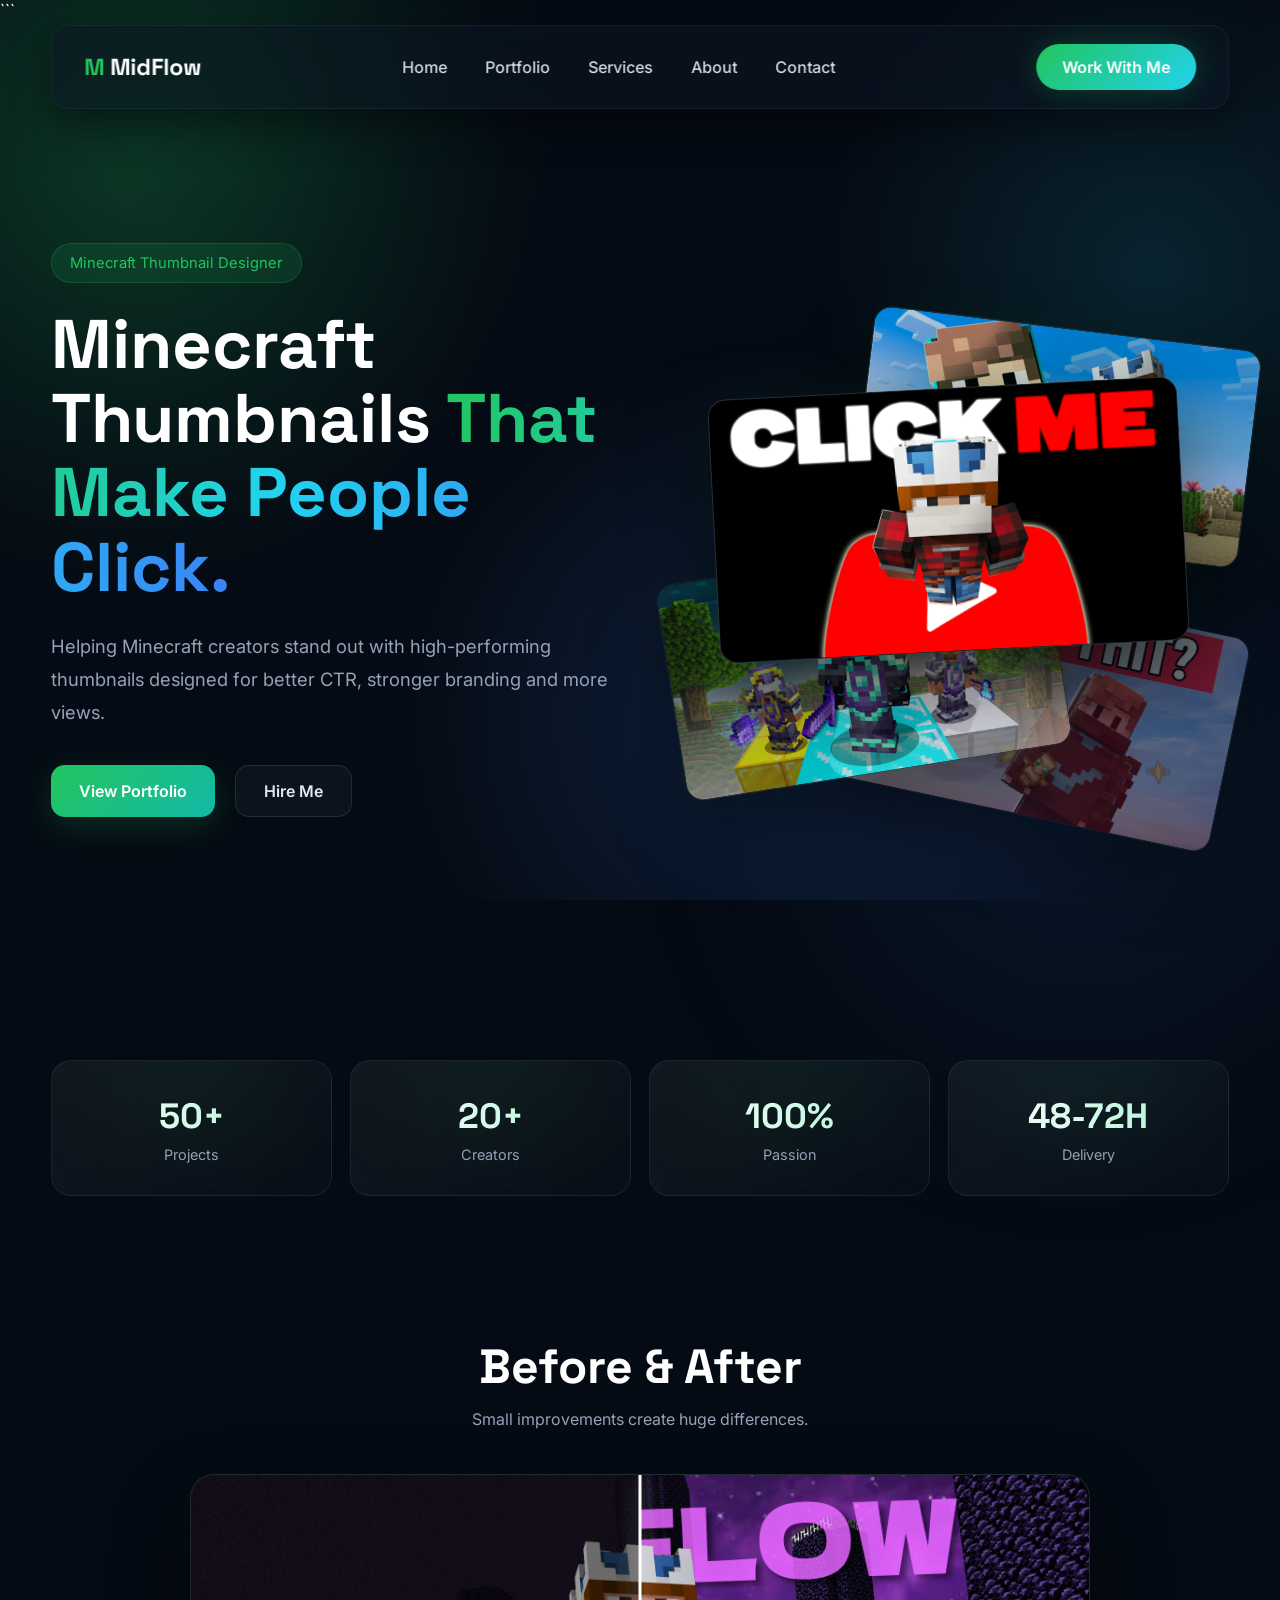
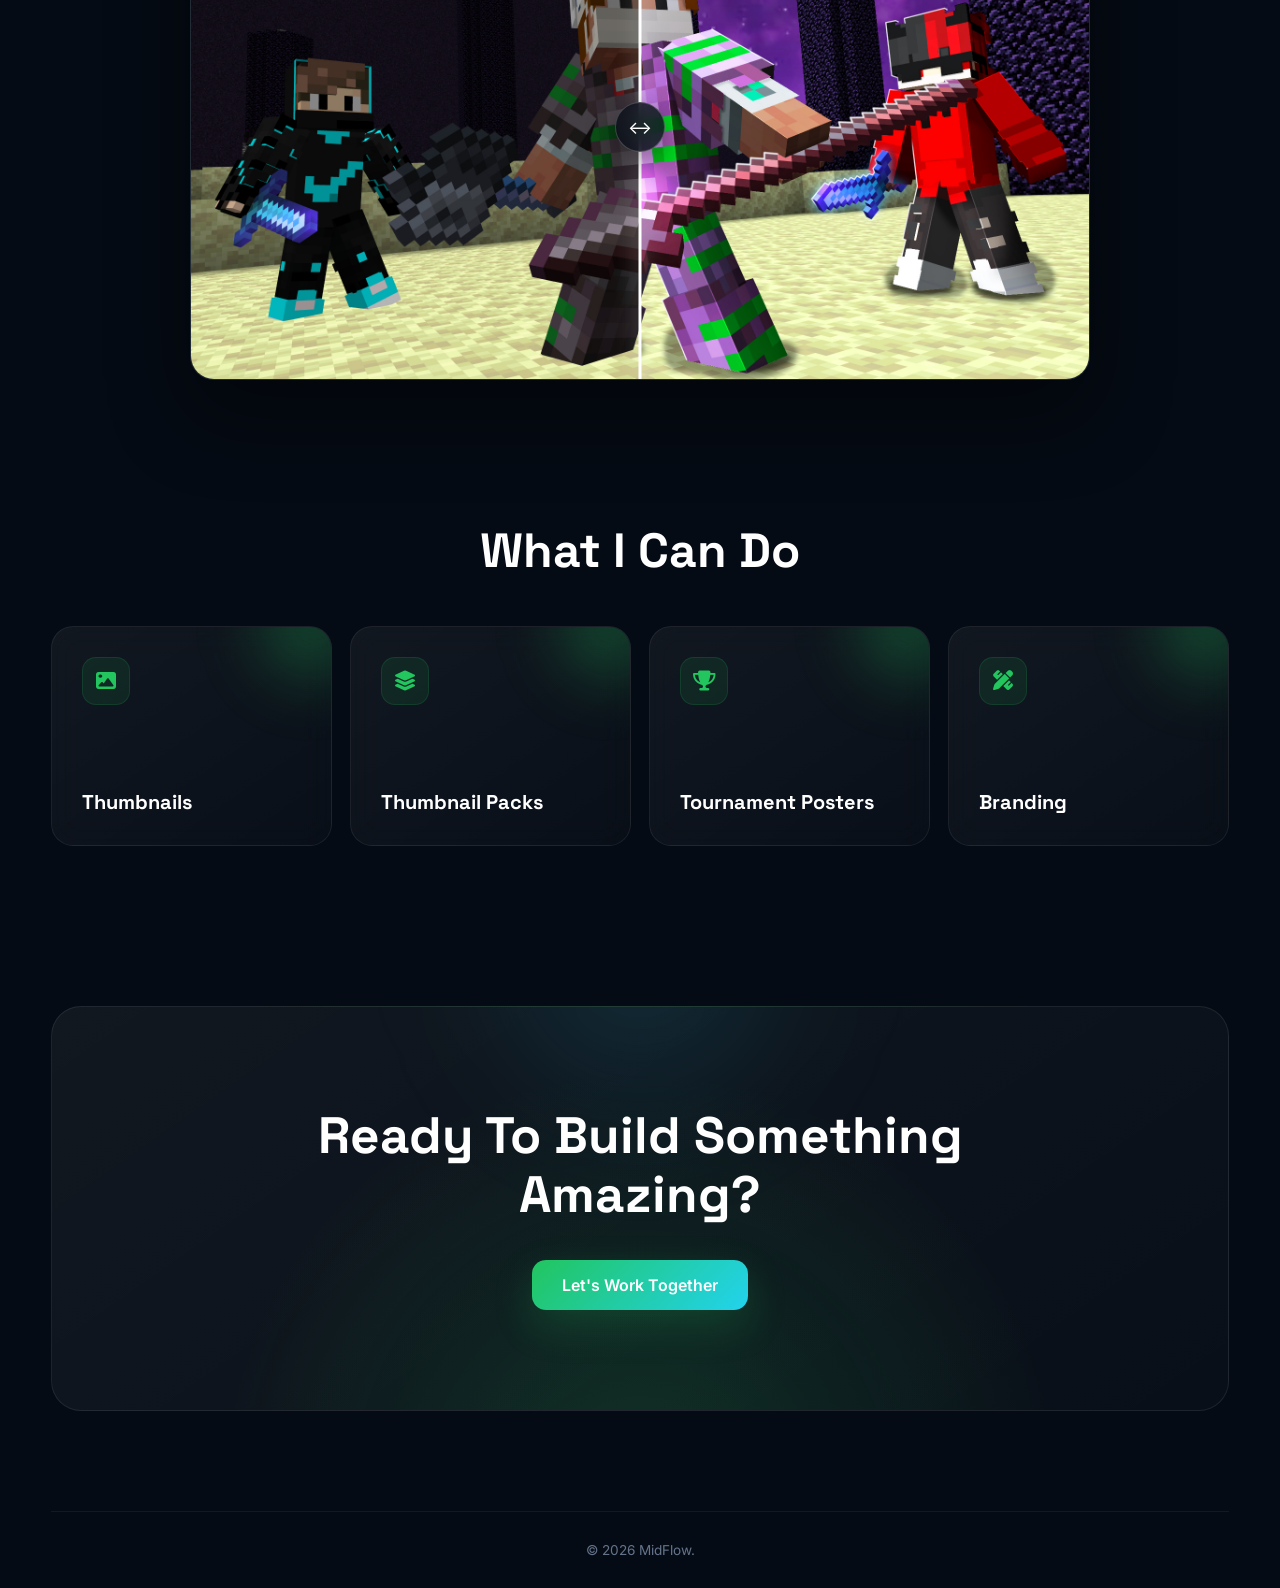
<file: index.html>
<!DOCTYPE html>
<html lang="en">

<head>
    <meta charset="UTF-8">
    <meta name="viewport" content="width=device-width, initial-scale=1.0">

    <title>MidFlow | Minecraft Thumbnail Designer</title>

    <meta name="description"
        content="Professional Minecraft thumbnails that increase clicks and help creators stand out.">

    <!-- Fonts -->
    <link rel="preconnect" href="https://fonts.googleapis.com">
    <link rel="preconnect" href="https://fonts.gstatic.com" crossorigin>

    <link href="https://fonts.googleapis.com/css2?family=Space+Grotesk:wght@400;500;700&family=Inter:wght@300;400;500;600&display=swap"
        rel="stylesheet">

    <!-- Icons -->
    <link rel="stylesheet"
        href="https://cdnjs.cloudflare.com/ajax/libs/font-awesome/6.7.2/css/all.min.css">

    <!-- CSS -->
    <link rel="stylesheet" href="css/style.css">
    <link rel="stylesheet" href="css/animations.css">
    <link rel="stylesheet" href="css/responsive.css">
</head>

<body>

    <!-- Background -->
    <div class="gradient-bg"></div>
    <div class="noise"></div>

    <!-- =================================================
        NAVBAR
    ================================================== -->

    <nav>

        <!-- Logo -->

        <a
            href="index.html"
            class="logo"
        >

            <span>M</span> MidFlow

        </a>


        <!-- Desktop Navigation -->

        <ul class="desktop-nav">

            <li>
                <a href="index.html">
                    Home
                </a>
            </li>

            <li>
                <a href="portfolio.html">
                    Portfolio
                </a>
            </li>

            <li>
                <a href="services.html">
                    Services
                </a>
            </li>

            <li>
                <a href="about.html">
                    About
                </a>
            </li>

            <li>
                <a href="contact.html">
                    Contact
                </a>
            </li>

        </ul>


        <!-- Desktop CTA -->

        <a
            href="contact.html"
            class="hire-btn"
        >
            Work With Me
        </a>


        <!-- Mobile Menu Button -->

        <button
            class="mobile-menu-btn"
            id="mobileMenuBtn"
            aria-label="Open navigation"
            aria-expanded="false"
        >

            <span></span>
            <span></span>
            <span></span>

        </button>

    </nav>


    <!-- =================================================
        MOBILE NAVIGATION
    ================================================== -->

    <div
        class="mobile-nav"
        id="mobileNav"
    >

        <a href="index.html">
            Home
        </a>

        <a href="portfolio.html">
            Portfolio
        </a>

        <a href="services.html">
            Services
        </a>

        <a href="about.html">
            About
        </a>

        <a href="contact.html">
            Contact
        </a>


        <a
            href="contact.html"
            class="mobile-nav-cta"
        >

            Work With Me
            <span>→</span>

        </a>

    </div>
    ```


    <!-- HERO -->

    <section class="hero">

        <div class="hero-left">

            <span class="badge">

                Minecraft Thumbnail Designer

            </span>

            <h1>

                Minecraft Thumbnails

                <span>

                    That Make People Click.

                </span>

            </h1>

            <p>

                Helping Minecraft creators stand out with
                high-performing thumbnails designed for
                better CTR, stronger branding and more views.

            </p>

            <div class="hero-buttons">

                <a href="portfolio.html" class="primary">

                    View Portfolio

                </a>

                <a href="contact.html" class="secondary">

                    Hire Me

                </a>

            </div>

        </div>



        <div class="hero-right">

            <div class="thumb big">

                <img src="assets/thumbnails/thumb1.jpg">

            </div>

            <div class="thumb">

                <img src="assets/thumbnails/thumb2.jpg">

            </div>

            <div class="thumb">

                <img src="assets/thumbnails/thumb3.jpg">

            </div>

            <div class="thumb">

                <img src="assets/thumbnails/thumb4.jpg">

            </div>

        </div>

    </section>



    <!-- STATS -->

    <section class="stats">

        <div class="stat">

            <h2>50+</h2>

            <p>Projects</p>

        </div>

        <div class="stat">

            <h2>20+</h2>

            <p>Creators</p>

        </div>

        <div class="stat">

            <h2>100%</h2>

            <p>Passion</p>

        </div>

        <div class="stat">

            <h2>48-72H</h2>

            <p>Delivery</p>

        </div>

    </section>



    <!-- BEFORE AFTER -->

    <section class="before-after">

        <h2>

            Before & After

        </h2>

        <p>

            Small improvements create huge differences.

        </p>

        <div class="comparison">

            <img src="assets/before-after/before.jpg">

            <img src="assets/before-after/after.jpg">

        </div>

    </section>



    <!-- SERVICES -->

    <section class="services">

        <h2>

            What I Can Do

        </h2>

        <div class="cards">

            <div class="card">

                <i class="fa-solid fa-image"></i>

                <h3>

                    Thumbnails

                </h3>

            </div>

            <div class="card">

                <i class="fa-solid fa-layer-group"></i>

                <h3>

                    Thumbnail Packs

                </h3>

            </div>

            <div class="card">

                <i class="fa-solid fa-trophy"></i>

                <h3>

                    Tournament Posters

                </h3>

            </div>

            <div class="card">

                <i class="fa-solid fa-pen-ruler"></i>

                <h3>

                    Branding

                </h3>

            </div>

        </div>

    </section>



    <!-- CONTACT CTA -->

    <section class="cta">

        <h2>

            Ready To Build Something Amazing?

        </h2>

        <a href="contact.html">

            Let's Work Together

        </a>

    </section>



    <!-- FOOTER -->

    <footer>

        © 2026 MidFlow.

    </footer>



    <!-- JS -->

    <script src="js/script.js"></script>

</body>

</html>
</file>
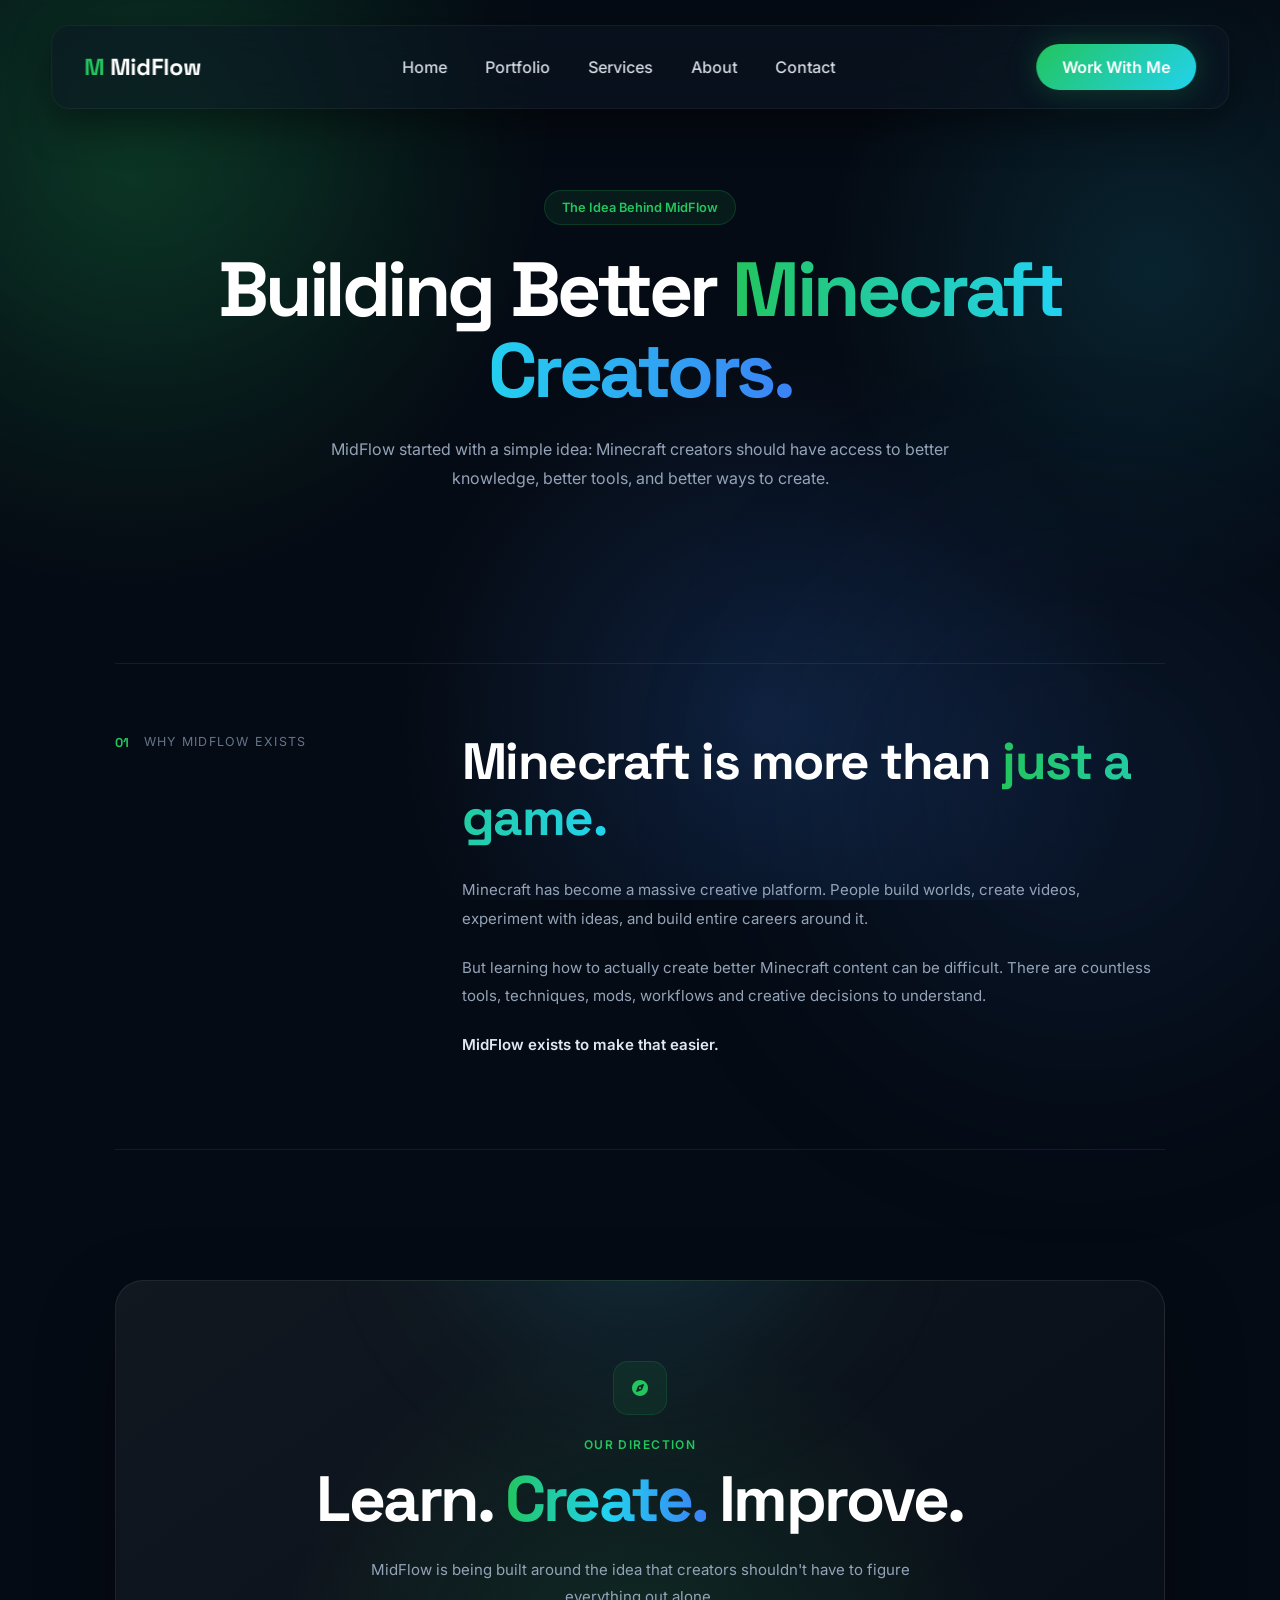
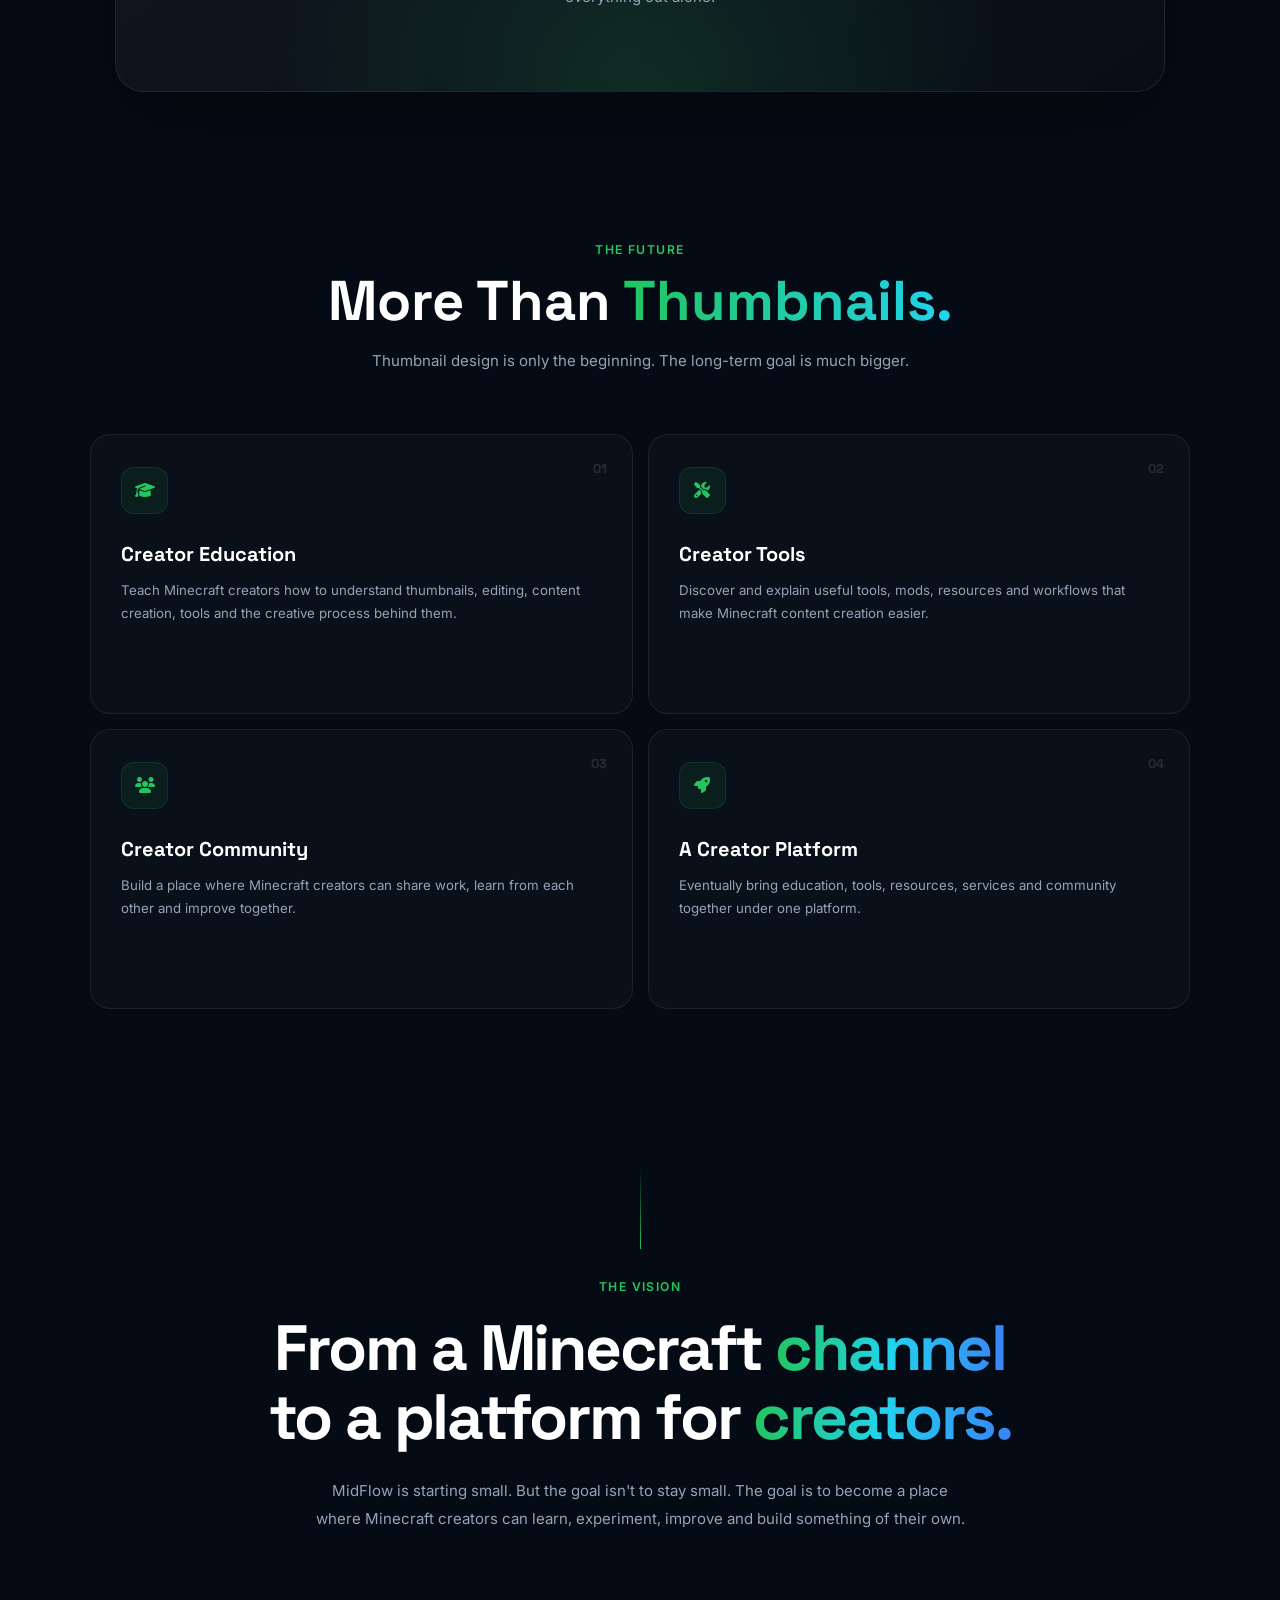
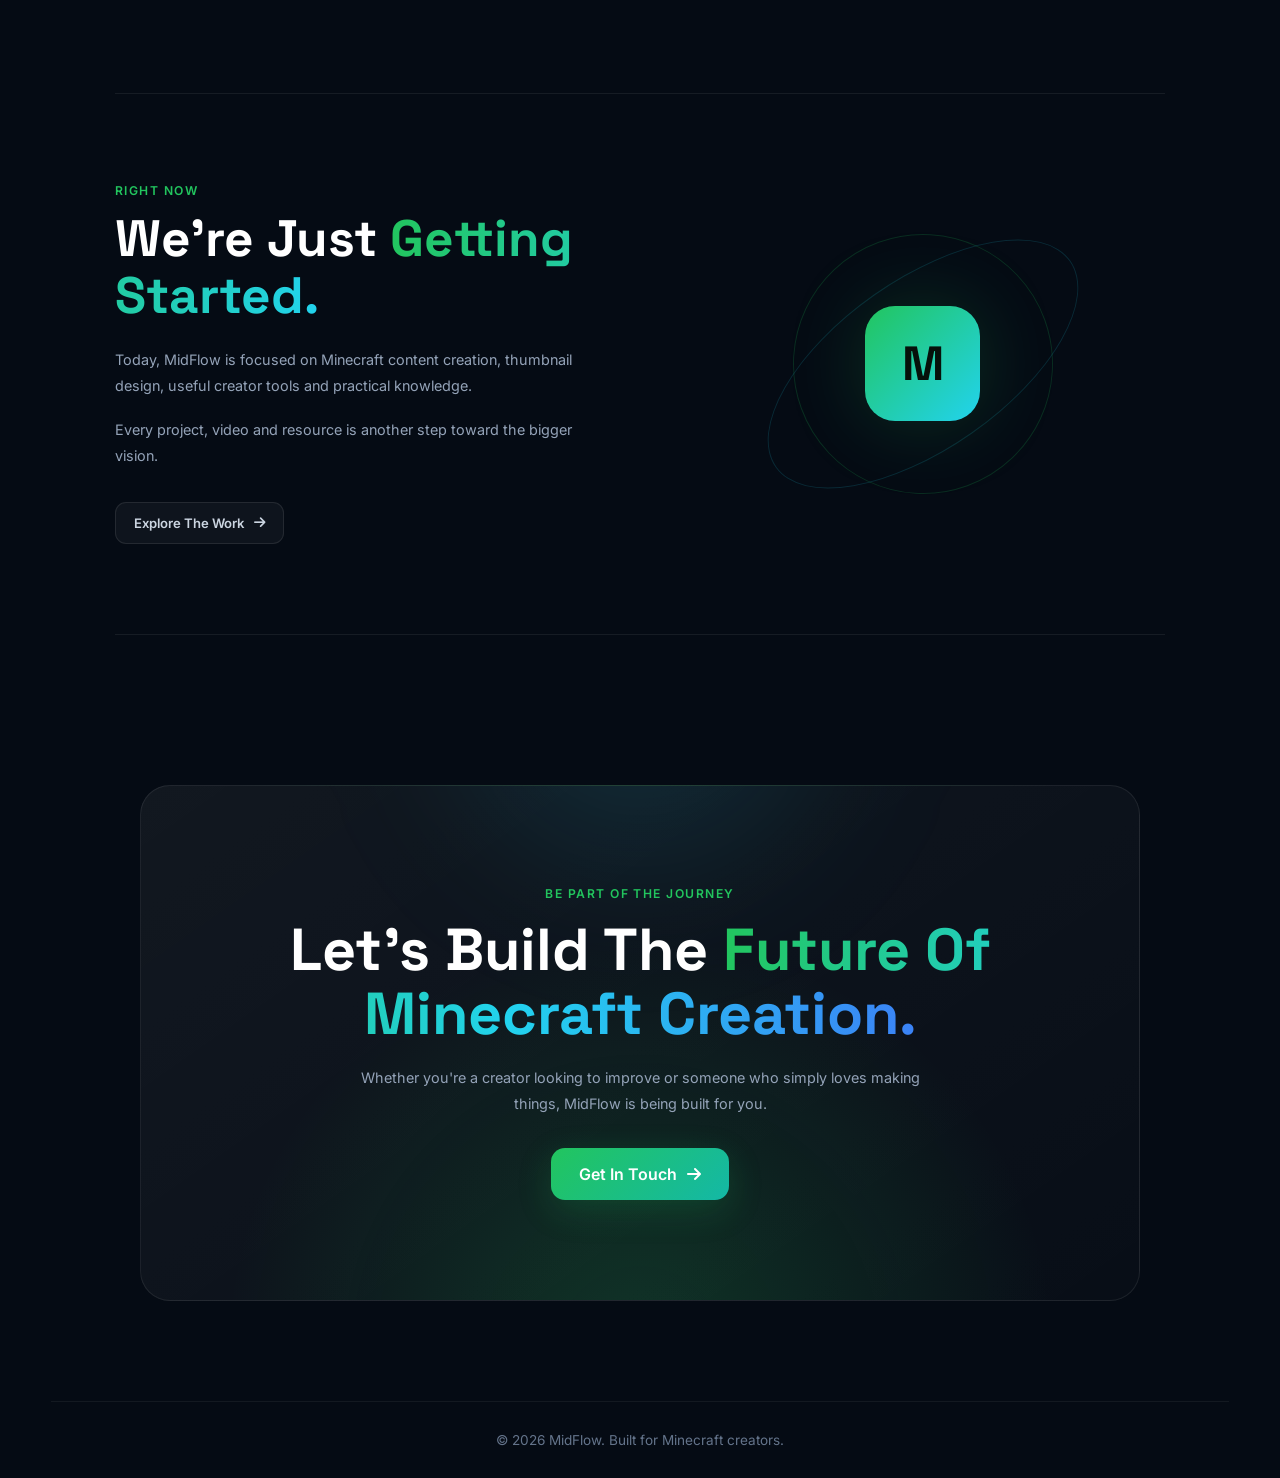
<file: about.html>
<!DOCTYPE html>
<html lang="en">

<head>

    <meta charset="UTF-8">

    <meta
        name="viewport"
        content="width=device-width, initial-scale=1.0"
    >

    <title>About | MidFlow</title>

    <meta
        name="description"
        content="Learn about MidFlow and its vision to become a creator education platform for Minecraft creators."
    >

    <!-- Fonts -->

    <link rel="preconnect" href="https://fonts.googleapis.com">

    <link
        rel="preconnect"
        href="https://fonts.gstatic.com"
        crossorigin
    >

    <link
        href="https://fonts.googleapis.com/css2?family=Space+Grotesk:wght@400;500;600;700&family=Inter:wght@300;400;500;600;700&display=swap"
        rel="stylesheet"
    >

    <!-- Icons -->

    <link
        rel="stylesheet"
        href="https://cdnjs.cloudflare.com/ajax/libs/font-awesome/6.7.2/css/all.min.css"
    >

    <!-- Main CSS -->

    <link rel="stylesheet" href="css/style.css">

    <link rel="stylesheet" href="css/animations.css">

    <link rel="stylesheet" href="css/responsive.css">

    <!-- About CSS -->

    <link rel="stylesheet" href="css/about.css">

</head>


<body>


    <!-- =================================================
         BACKGROUND
    ================================================== -->

    <div class="gradient-bg"></div>

    <div class="noise"></div>

    <!-- =================================================
        NAVBAR
    ================================================== -->

    <nav>

        <!-- Logo -->

        <a
            href="index.html"
            class="logo"
        >

            <span>M</span> MidFlow

        </a>


        <!-- Desktop Navigation -->

        <ul class="desktop-nav">

            <li>
                <a href="index.html">
                    Home
                </a>
            </li>

            <li>
                <a href="portfolio.html">
                    Portfolio
                </a>
            </li>

            <li>
                <a href="services.html">
                    Services
                </a>
            </li>

            <li>
                <a href="about.html">
                    About
                </a>
            </li>

            <li>
                <a href="contact.html">
                    Contact
                </a>
            </li>

        </ul>


        <!-- Desktop CTA -->

        <a
            href="contact.html"
            class="hire-btn"
        >
            Work With Me
        </a>


        <!-- Mobile Menu Button -->

        <button
            class="mobile-menu-btn"
            id="mobileMenuBtn"
            aria-label="Open navigation"
            aria-expanded="false"
        >

            <span></span>
            <span></span>
            <span></span>

        </button>

    </nav>


    <!-- =================================================
        MOBILE NAVIGATION
    ================================================== -->

    <div
        class="mobile-nav"
        id="mobileNav"
    >

        <a href="index.html">
            Home
        </a>

        <a href="portfolio.html">
            Portfolio
        </a>

        <a href="services.html">
            Services
        </a>

        <a href="about.html">
            About
        </a>

        <a href="contact.html">
            Contact
        </a>


        <a
            href="contact.html"
            class="mobile-nav-cta"
        >

            Work With Me
            <span>→</span>

        </a>

    </div>



    <!-- =================================================
         MAIN
    ================================================== -->

    <main>


        <!-- =================================================
             ABOUT HERO
        ================================================== -->

        <section class="about-hero">


            <span class="about-badge">

                The Idea Behind MidFlow

            </span>


            <h1>

                Building Better
                <span>Minecraft Creators.</span>

            </h1>


            <p>

                MidFlow started with a simple idea:

                Minecraft creators should have access to
                better knowledge, better tools, and better
                ways to create.

            </p>


        </section>



        <!-- =================================================
             THE STORY
        ================================================== -->

        <section class="about-story">


            <div class="story-label">

                <span>
                    01
                </span>

                <p>
                    Why MidFlow Exists
                </p>

            </div>


            <div class="story-content">

                <h2>

                    Minecraft is more than
                    <span>just a game.</span>

                </h2>


                <p>

                    Minecraft has become a massive creative
                    platform. People build worlds, create
                    videos, experiment with ideas, and build
                    entire careers around it.

                </p>


                <p>

                    But learning how to actually create
                    better Minecraft content can be difficult.

                    There are countless tools, techniques,
                    mods, workflows and creative decisions
                    to understand.

                </p>


                <p>

                    <strong>MidFlow exists to make that easier.</strong>

                </p>


            </div>

        </section>



        <!-- =================================================
             MISSION
        ================================================== -->

        <section class="about-mission">


            <div class="mission-card">

                <div class="mission-icon">

                    <i class="fa-solid fa-compass"></i>

                </div>


                <span>
                    Our Direction
                </span>


                <h2>

                    Learn.
                    <span>Create.</span>
                    Improve.

                </h2>


                <p>

                    MidFlow is being built around the idea
                    that creators shouldn't have to figure
                    everything out alone.

                </p>

            </div>


        </section>



        <!-- =================================================
             WHAT MIDFLOW IS BUILDING
        ================================================== -->

        <section class="future-section">


            <div class="section-heading">


                <span>
                    The Future
                </span>


                <h2>

                    More Than
                    <span>Thumbnails.</span>

                </h2>


                <p>

                    Thumbnail design is only the beginning.
                    The long-term goal is much bigger.

                </p>


            </div>



            <div class="future-grid">


                <!-- CARD 01 -->

                <article class="future-card">


                    <div class="future-number">
                        01
                    </div>


                    <div class="future-icon">

                        <i class="fa-solid fa-graduation-cap"></i>

                    </div>


                    <h3>
                        Creator Education
                    </h3>


                    <p>

                        Teach Minecraft creators how to
                        understand thumbnails, editing,
                        content creation, tools and the
                        creative process behind them.

                    </p>


                </article>



                <!-- CARD 02 -->

                <article class="future-card">


                    <div class="future-number">
                        02
                    </div>


                    <div class="future-icon">

                        <i class="fa-solid fa-screwdriver-wrench"></i>

                    </div>


                    <h3>
                        Creator Tools
                    </h3>


                    <p>

                        Discover and explain useful tools,
                        mods, resources and workflows that
                        make Minecraft content creation easier.

                    </p>


                </article>



                <!-- CARD 03 -->

                <article class="future-card">


                    <div class="future-number">
                        03
                    </div>


                    <div class="future-icon">

                        <i class="fa-solid fa-users"></i>

                    </div>


                    <h3>
                        Creator Community
                    </h3>


                    <p>

                        Build a place where Minecraft
                        creators can share work, learn from
                        each other and improve together.

                    </p>


                </article>



                <!-- CARD 04 -->

                <article class="future-card">


                    <div class="future-number">
                        04
                    </div>


                    <div class="future-icon">

                        <i class="fa-solid fa-rocket"></i>

                    </div>


                    <h3>
                        A Creator Platform
                    </h3>


                    <p>

                        Eventually bring education, tools,
                        resources, services and community
                        together under one platform.

                    </p>


                </article>


            </div>

        </section>



        <!-- =================================================
             VISION STATEMENT
        ================================================== -->

        <section class="vision-section">


            <div class="vision-line"></div>


            <span>
                The Vision
            </span>


            <h2>

                From a Minecraft
                <span>channel</span>

                to a platform
                for <span>creators.</span>

            </h2>


            <p>

                MidFlow is starting small.

                But the goal isn't to stay small.

                The goal is to become a place where
                Minecraft creators can learn, experiment,
                improve and build something of their own.

            </p>


        </section>



        <!-- =================================================
             CURRENTLY
        ================================================== -->

        <section class="currently-section">


            <div class="currently-content">


                <span>
                    Right Now
                </span>


                <h2>

                    We're Just
                    <span>Getting Started.</span>

                </h2>


                <p>

                    Today, MidFlow is focused on Minecraft
                    content creation, thumbnail design,
                    useful creator tools and practical
                    knowledge.

                </p>


                <p>

                    Every project, video and resource is
                    another step toward the bigger vision.

                </p>


                <a
                    href="portfolio.html"
                    class="secondary-button"
                >

                    Explore The Work

                    <i class="fa-solid fa-arrow-right"></i>

                </a>


            </div>


            <div class="currently-visual">


                <div class="visual-orbit orbit-one"></div>

                <div class="visual-orbit orbit-two"></div>

                <div class="visual-core">

                    <span>M</span>

                </div>


            </div>


        </section>



        <!-- =================================================
             CTA
        ================================================== -->

        <section class="about-cta">


            <span>
                Be Part Of The Journey
            </span>


            <h2>

                Let's Build The
                <span>Future Of Minecraft Creation.</span>

            </h2>


            <p>

                Whether you're a creator looking to improve
                or someone who simply loves making things,
                MidFlow is being built for you.

            </p>


            <a
                href="contact.html"
                class="primary"
            >

                Get In Touch

                <i class="fa-solid fa-arrow-right"></i>

            </a>


        </section>


    </main>



    <!-- =================================================
         FOOTER
    ================================================== -->

    <footer>

        © 2026 MidFlow.
        Built for Minecraft creators.

    </footer>



    <!-- =================================================
         JAVASCRIPT
    ================================================== -->

    <script src="js/script.js"></script>


</body>

</html>
</file>
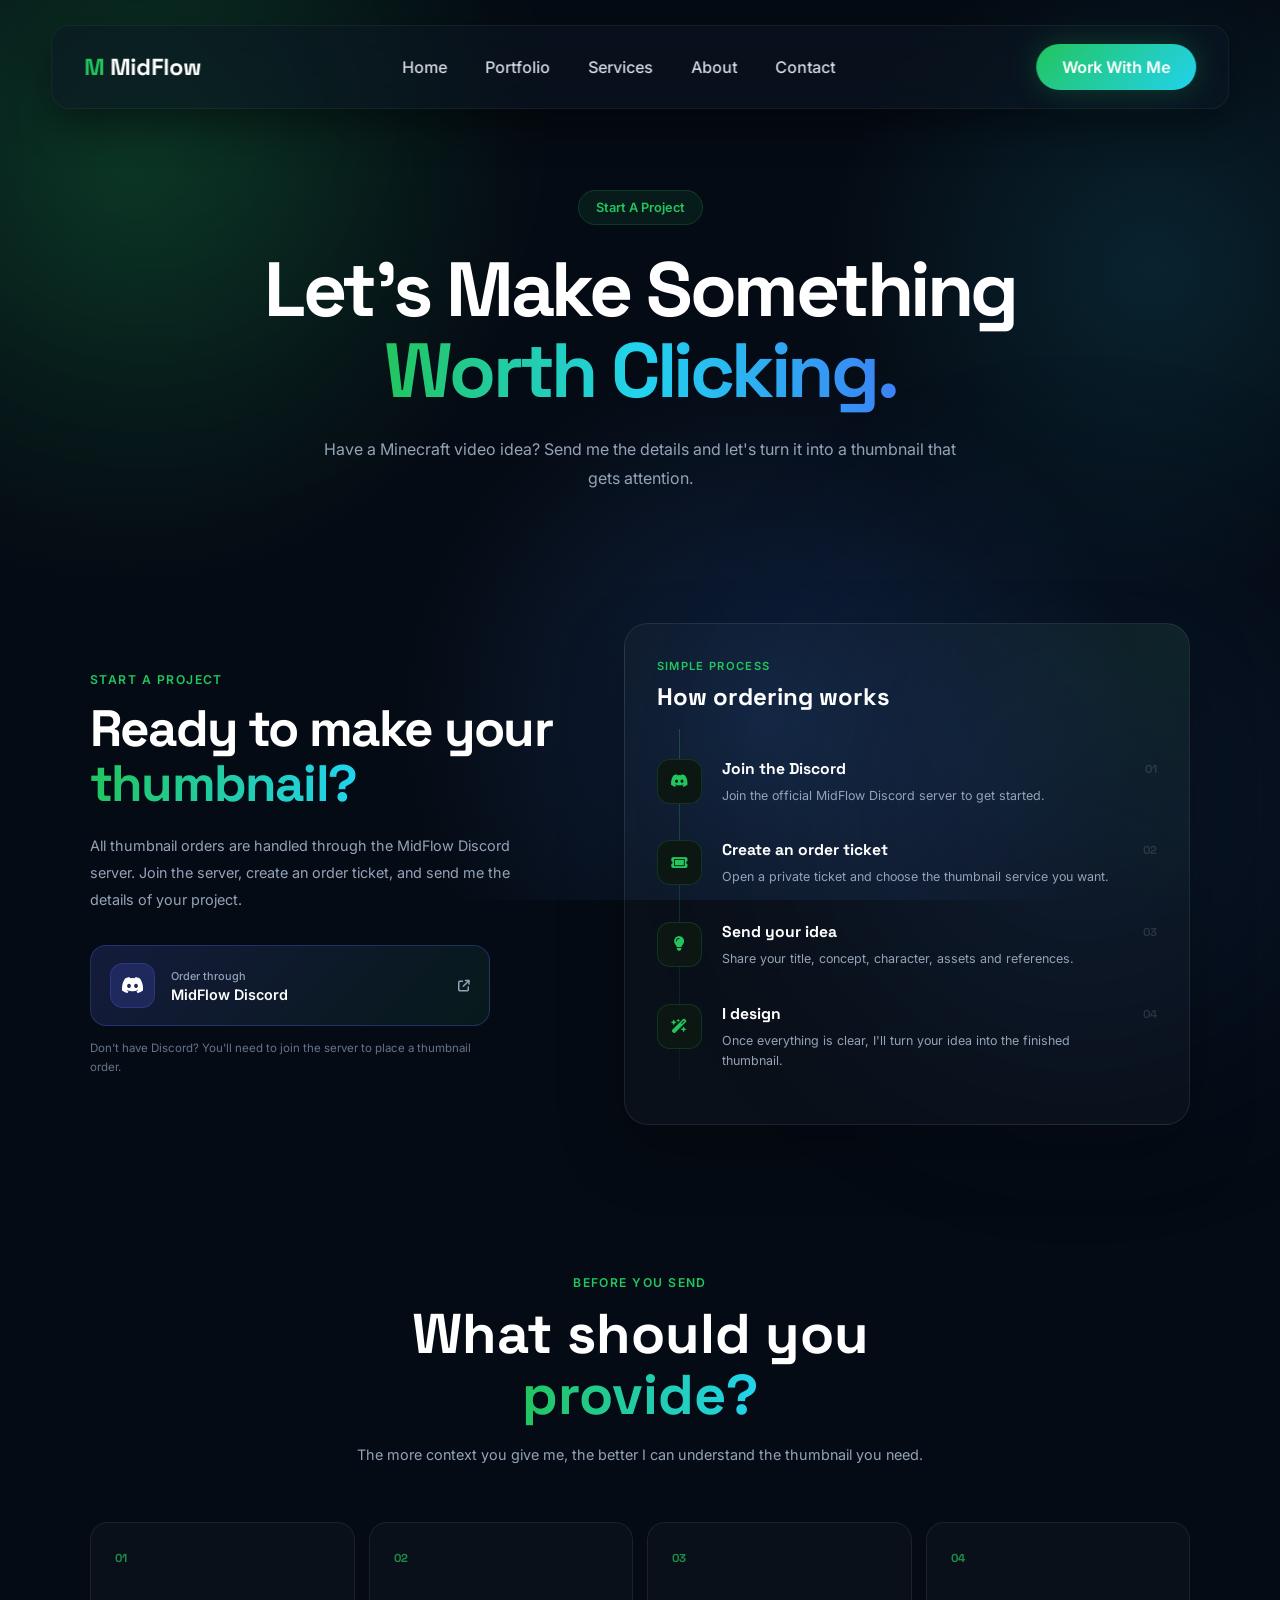
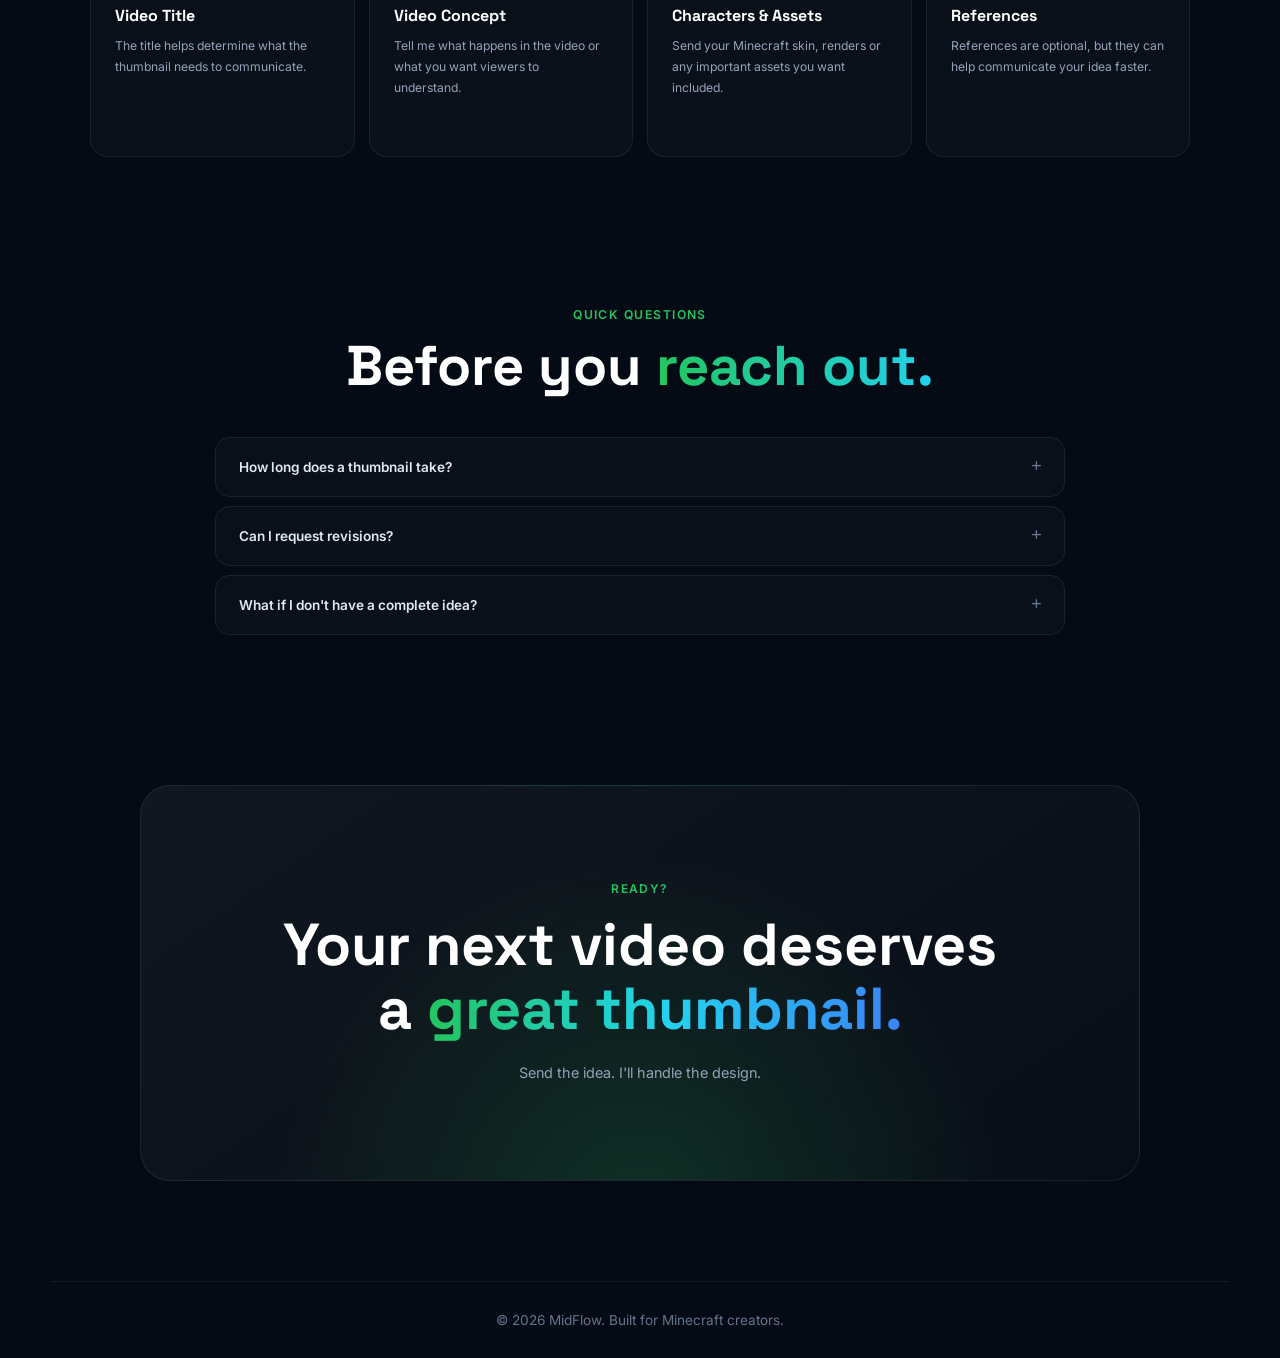
<file: contact.html>
<!DOCTYPE html>
<html lang="en">

<head>

    <meta charset="UTF-8">

    <meta
        name="viewport"
        content="width=device-width, initial-scale=1.0"
    >

    <title>Contact | MidFlow</title>

    <meta
        name="description"
        content="Work with MidFlow on your next Minecraft thumbnail or creator project."
    >

    <!-- Fonts -->

    <link rel="preconnect" href="https://fonts.googleapis.com">

    <link
        rel="preconnect"
        href="https://fonts.gstatic.com"
        crossorigin
    >

    <link
        href="https://fonts.googleapis.com/css2?family=Space+Grotesk:wght@400;500;600;700&family=Inter:wght@300;400;500;600;700&display=swap"
        rel="stylesheet"
    >

    <!-- Icons -->

    <link
        rel="stylesheet"
        href="https://cdnjs.cloudflare.com/ajax/libs/font-awesome/6.7.2/css/all.min.css"
    >

    <!-- Main CSS -->

    <link rel="stylesheet" href="css/style.css">

    <link rel="stylesheet" href="css/animations.css">

    <link rel="stylesheet" href="css/responsive.css">

    <!-- Contact CSS -->

    <link rel="stylesheet" href="css/contact.css">

</head>


<body>


    <!-- =================================================
         BACKGROUND
    ================================================== -->

    <div class="gradient-bg"></div>

    <div class="noise"></div>

    <!-- =================================================
        NAVBAR
    ================================================== -->

    <nav>

        <!-- Logo -->

        <a
            href="index.html"
            class="logo"
        >

            <span>M</span> MidFlow

        </a>


        <!-- Desktop Navigation -->

        <ul class="desktop-nav">

            <li>
                <a href="index.html">
                    Home
                </a>
            </li>

            <li>
                <a href="portfolio.html">
                    Portfolio
                </a>
            </li>

            <li>
                <a href="services.html">
                    Services
                </a>
            </li>

            <li>
                <a href="about.html">
                    About
                </a>
            </li>

            <li>
                <a href="contact.html">
                    Contact
                </a>
            </li>

        </ul>


        <!-- Desktop CTA -->

        <a
            href="contact.html"
            class="hire-btn"
        >
            Work With Me
        </a>


        <!-- Mobile Menu Button -->

        <button
            class="mobile-menu-btn"
            id="mobileMenuBtn"
            aria-label="Open navigation"
            aria-expanded="false"
        >

            <span></span>
            <span></span>
            <span></span>

        </button>

    </nav>


    <!-- =================================================
        MOBILE NAVIGATION
    ================================================== -->

    <div
        class="mobile-nav"
        id="mobileNav"
    >

        <a href="index.html">
            Home
        </a>

        <a href="portfolio.html">
            Portfolio
        </a>

        <a href="services.html">
            Services
        </a>

        <a href="about.html">
            About
        </a>

        <a href="contact.html">
            Contact
        </a>


        <a
            href="contact.html"
            class="mobile-nav-cta"
        >

            Work With Me
            <span>→</span>

        </a>

    </div>

    <!-- =================================================
         MAIN
    ================================================== -->

    <main>


        <!-- =================================================
             CONTACT HERO
        ================================================== -->

        <section class="contact-hero">


            <span class="contact-badge">

                Start A Project

            </span>


            <h1>

                Let's Make Something
                <span>Worth Clicking.</span>

            </h1>


            <p>

                Have a Minecraft video idea?

                Send me the details and let's turn it
                into a thumbnail that gets attention.

            </p>


        </section>

        <!-- =================================================
            CONTACT / DISCORD ORDER AREA
        ================================================== -->

        <section class="contact-section">


            <!-- =============================================
                LEFT — INTRO
            ============================================== -->

            <div class="contact-info">


                <span class="contact-label">

                    Start A Project

                </span>


                <h2>

                    Ready to make your
                    <span>thumbnail?</span>

                </h2>


                <p>

                    All thumbnail orders are handled through
                    the MidFlow Discord server.

                    Join the server, create an order ticket,
                    and send me the details of your project.

                </p>


                <!-- Discord Button -->

                <a
                    href="https://discord.gg/3h8SPDf4DM"
                    class="discord-button"
                    target="_blank"
                    rel="noopener"
                >

                    <span class="discord-button-icon">

                        <i class="fa-brands fa-discord"></i>

                    </span>


                    <span>

                        <small>
                            Order through
                        </small>

                        <strong>
                            MidFlow Discord
                        </strong>

                    </span>


                    <i
                        class="fa-solid fa-arrow-up-right-from-square"
                    ></i>

                </a>


                <p class="contact-note">

                    Don't have Discord?

                    You'll need to join the server to place
                    a thumbnail order.

                </p>


            </div>



            <!-- =============================================
                RIGHT — HOW ORDERING WORKS
            ============================================== -->

            <div class="order-process">


                <div class="order-header">

                    <span>
                        Simple Process
                    </span>

                    <h3>
                        How ordering works
                    </h3>

                </div>



                <!-- STEP 01 -->

                <div class="order-step">


                    <div class="order-step-number">
                        01
                    </div>


                    <div class="order-step-icon">

                        <i class="fa-brands fa-discord"></i>

                    </div>


                    <div class="order-step-content">

                        <h4>
                            Join the Discord
                        </h4>

                        <p>

                            Join the official MidFlow Discord
                            server to get started.

                        </p>

                    </div>


                </div>



                <!-- STEP 02 -->

                <div class="order-step">


                    <div class="order-step-number">
                        02
                    </div>


                    <div class="order-step-icon">

                        <i class="fa-solid fa-ticket"></i>

                    </div>


                    <div class="order-step-content">

                        <h4>
                            Create an order ticket
                        </h4>

                        <p>

                            Open a private ticket and choose
                            the thumbnail service you want.

                        </p>

                    </div>


                </div>



                <!-- STEP 03 -->

                <div class="order-step">


                    <div class="order-step-number">
                        03
                    </div>


                    <div class="order-step-icon">

                        <i class="fa-solid fa-lightbulb"></i>

                    </div>


                    <div class="order-step-content">

                        <h4>
                            Send your idea
                        </h4>

                        <p>

                            Share your title, concept, character,
                            assets and references.

                        </p>

                    </div>


                </div>



                <!-- STEP 04 -->

                <div class="order-step">


                    <div class="order-step-number">
                        04
                    </div>


                    <div class="order-step-icon">

                        <i class="fa-solid fa-wand-magic-sparkles"></i>

                    </div>


                    <div class="order-step-content">

                        <h4>
                            I design
                        </h4>

                        <p>

                            Once everything is clear, I'll turn
                            your idea into the finished thumbnail.

                        </p>

                    </div>


                </div>



            </div>


        </section>

        <!-- =================================================
             WHAT TO SEND
        ================================================== -->

        <section class="contact-requirements">


            <div class="section-heading">


                <span>
                    Before You Send
                </span>


                <h2>

                    What should you
                    <span>provide?</span>

                </h2>


                <p>

                    The more context you give me, the better
                    I can understand the thumbnail you need.

                </p>


            </div>



            <div class="requirements-grid">


                <div class="contact-requirement">

                    <span>01</span>

                    <h3>
                        Video Title
                    </h3>

                    <p>
                        The title helps determine what the
                        thumbnail needs to communicate.
                    </p>

                </div>



                <div class="contact-requirement">

                    <span>02</span>

                    <h3>
                        Video Concept
                    </h3>

                    <p>
                        Tell me what happens in the video or
                        what you want viewers to understand.
                    </p>

                </div>



                <div class="contact-requirement">

                    <span>03</span>

                    <h3>
                        Characters & Assets
                    </h3>

                    <p>
                        Send your Minecraft skin, renders or
                        any important assets you want included.
                    </p>

                </div>



                <div class="contact-requirement">

                    <span>04</span>

                    <h3>
                        References
                    </h3>

                    <p>
                        References are optional, but they can
                        help communicate your idea faster.
                    </p>

                </div>


            </div>

        </section>



        <!-- =================================================
             SMALL FAQ
        ================================================== -->

        <section class="contact-faq">


            <div class="section-heading">


                <span>
                    Quick Questions
                </span>


                <h2>

                    Before you
                    <span>reach out.</span>

                </h2>


            </div>



            <div class="faq-list">


                <details>

                    <summary>

                        How long does a thumbnail take?

                        <i class="fa-solid fa-plus"></i>

                    </summary>


                    <p>

                        Delivery time depends on the complexity
                        of the thumbnail. I'll give you an
                        estimated timeframe when we discuss
                        your project.

                    </p>

                </details>



                <details>

                    <summary>

                        Can I request revisions?

                        <i class="fa-solid fa-plus"></i>

                    </summary>


                    <p>

                        Yes. Each package includes a different
                        number of revisions so we can refine
                        the thumbnail together.

                    </p>

                </details>



                <details>

                    <summary>

                        What if I don't have a complete idea?

                        <i class="fa-solid fa-plus"></i>

                    </summary>


                    <p>

                        That's completely fine.

                        Tell me what you have and we can
                        develop the direction from there.

                    </p>

                </details>


            </div>


        </section>



        <!-- =================================================
             FINAL CTA
        ================================================== -->

        <section class="contact-cta">


            <span>
                Ready?
            </span>


            <h2>

                Your next video deserves
                a <span>great thumbnail.</span>

            </h2>


            <p>

                Send the idea. I'll handle the design.

            </p>


        </section>


    </main>



    <!-- =================================================
         FOOTER
    ================================================== -->

    <footer>

        © 2026 MidFlow.
        Built for Minecraft creators.

    </footer>



    <!-- =================================================
         JAVASCRIPT
    ================================================== -->

    <script src="js/script.js"></script>


</body>

</html>
</file>
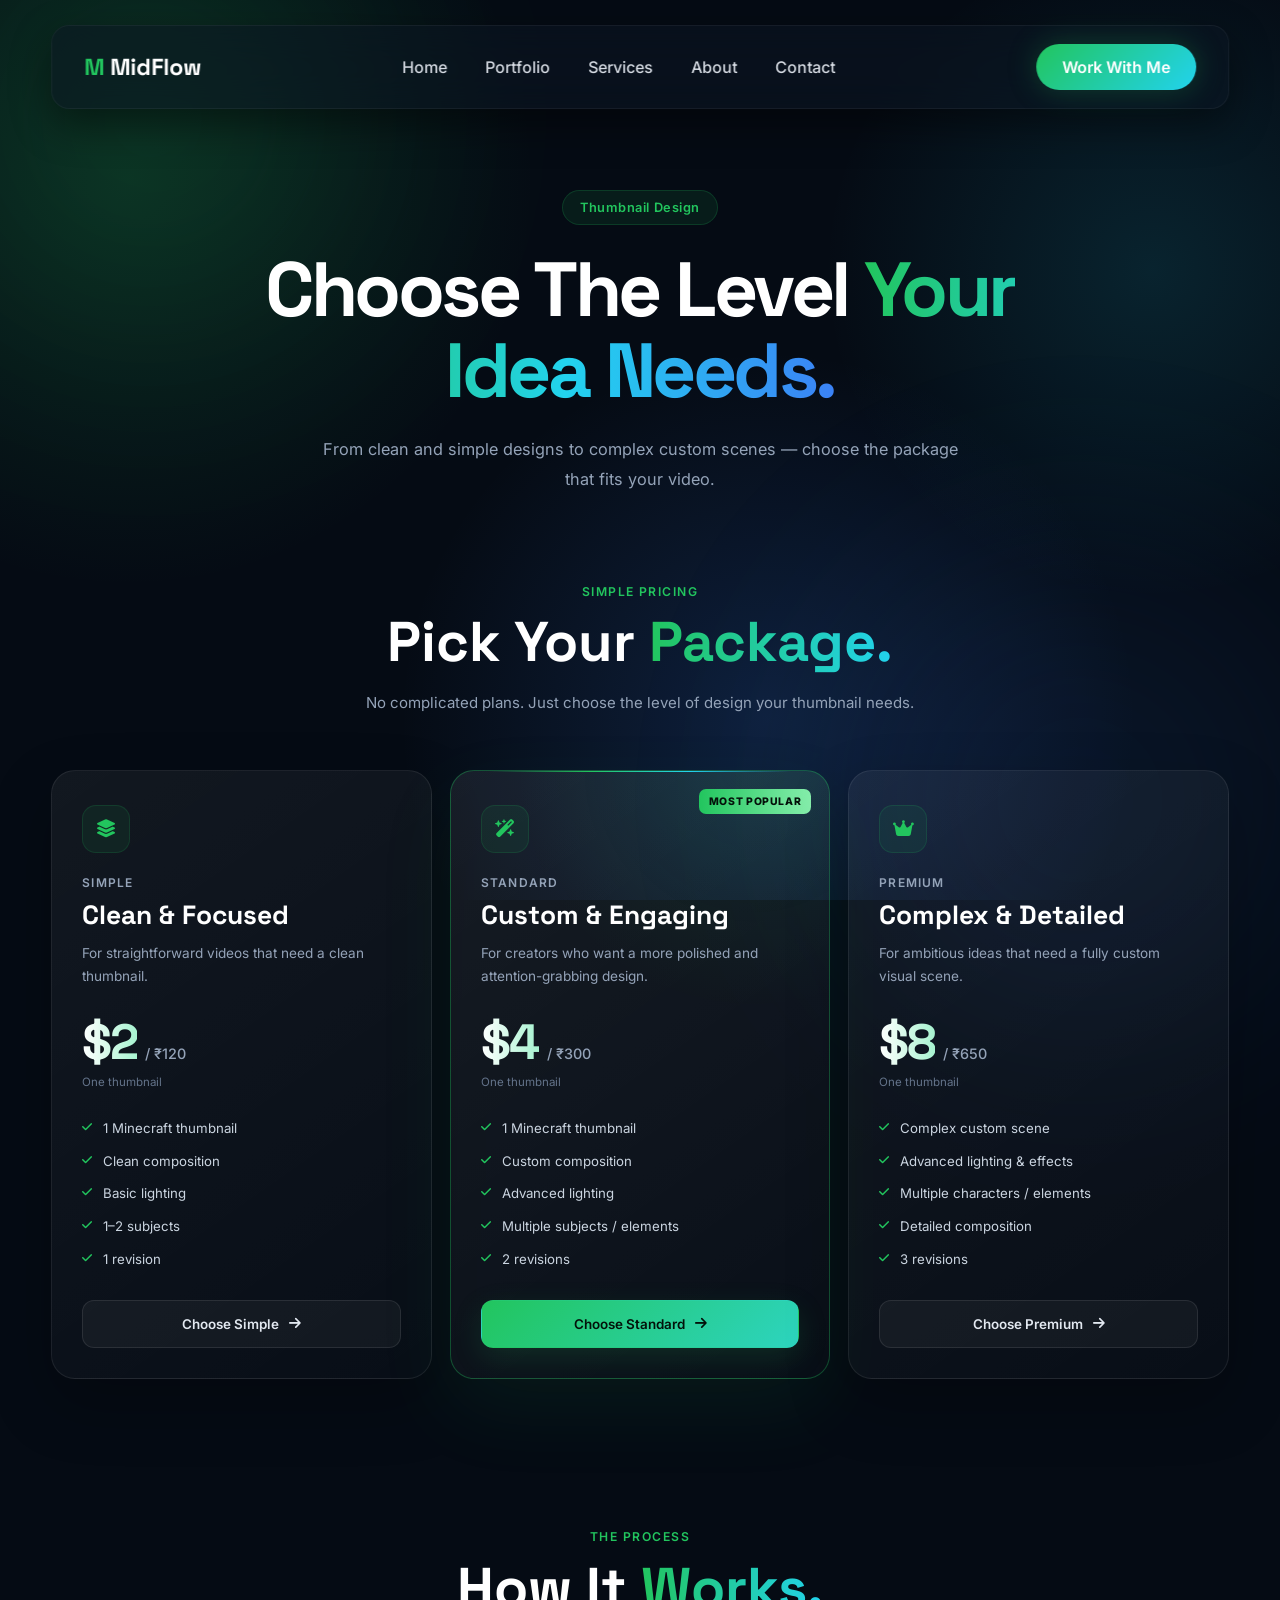
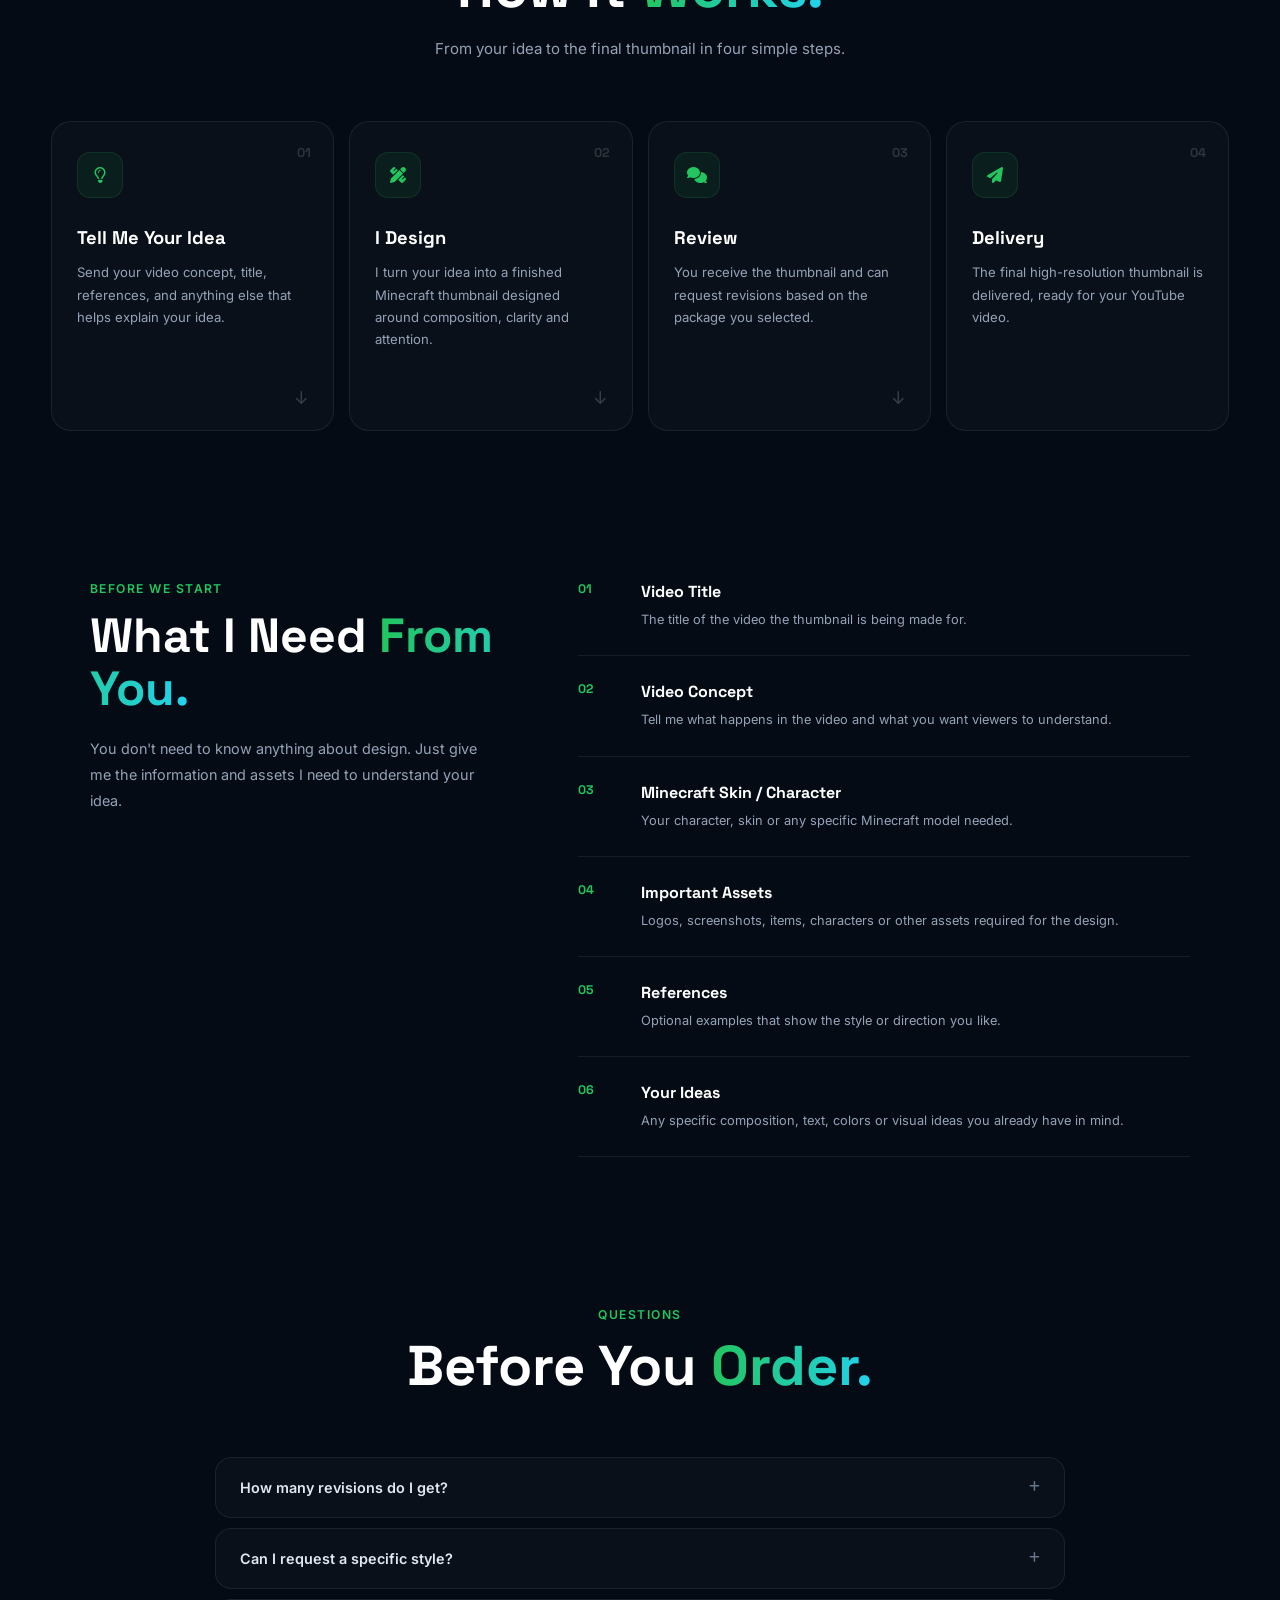
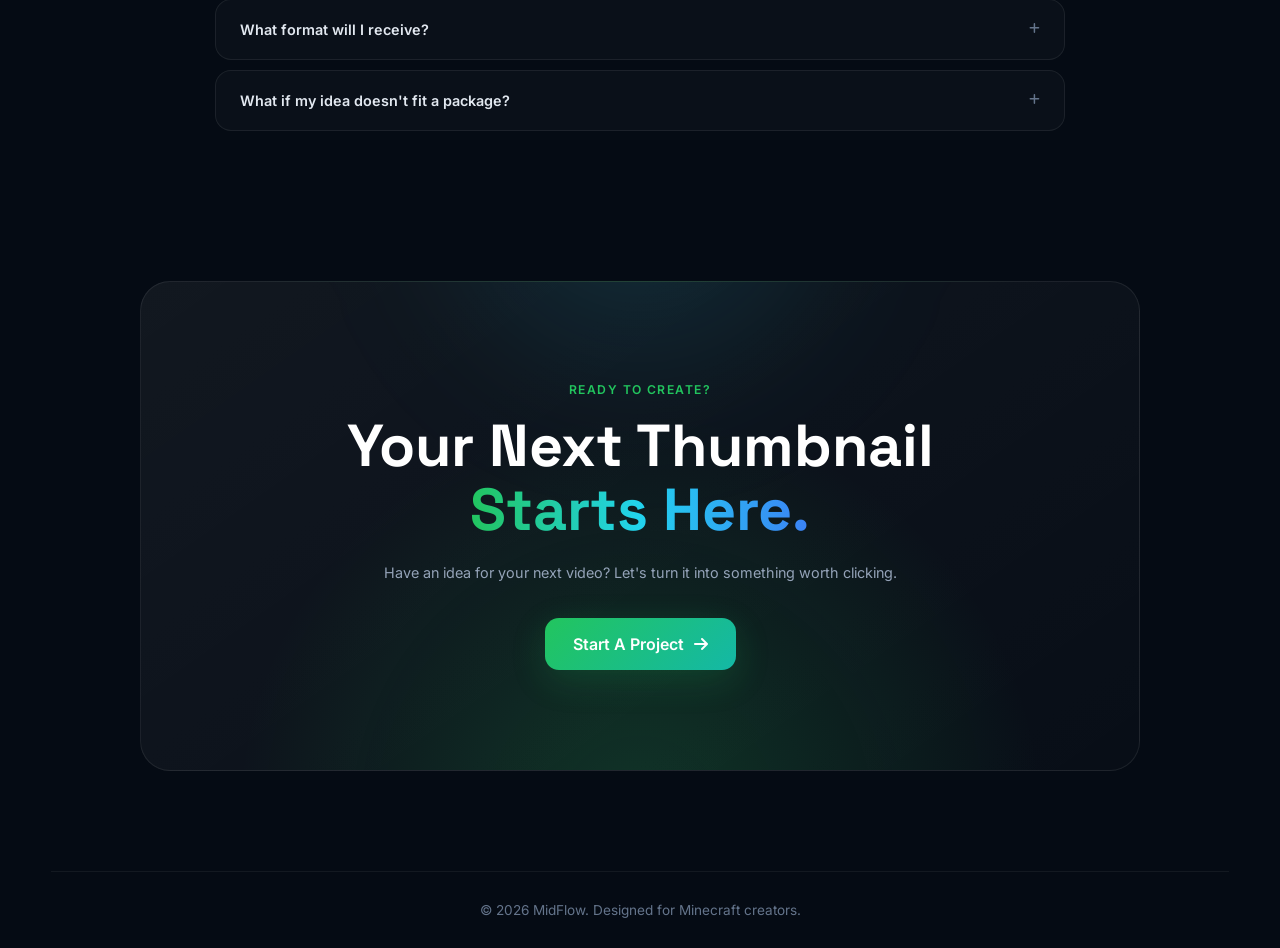
<file: services.html>
<!DOCTYPE html>
<html lang="en">

<head>

    <meta charset="UTF-8">

    <meta
        name="viewport"
        content="width=device-width, initial-scale=1.0"
    >

    <title>Services | MidFlow</title>

    <meta
        name="description"
        content="Professional Minecraft thumbnail design services by MidFlow."
    >

    <!-- Fonts -->

    <link rel="preconnect" href="https://fonts.googleapis.com">

    <link
        rel="preconnect"
        href="https://fonts.gstatic.com"
        crossorigin
    >

    <link
        href="https://fonts.googleapis.com/css2?family=Space+Grotesk:wght@400;500;600;700&family=Inter:wght@300;400;500;600;700&display=swap"
        rel="stylesheet"
    >

    <!-- Icons -->

    <link
        rel="stylesheet"
        href="https://cdnjs.cloudflare.com/ajax/libs/font-awesome/6.7.2/css/all.min.css"
    >

    <!-- Main CSS -->

    <link rel="stylesheet" href="css/style.css">

    <link rel="stylesheet" href="css/animations.css">

    <link rel="stylesheet" href="css/responsive.css">

    <!-- Services CSS -->

    <link rel="stylesheet" href="css/services.css">

</head>


<body>


    <!-- =================================================
         BACKGROUND
    ================================================== -->

    <div class="gradient-bg"></div>

    <div class="noise"></div>

    <!-- =================================================
        NAVBAR
    ================================================== -->

    <nav>

        <!-- Logo -->

        <a
            href="index.html"
            class="logo"
        >

            <span>M</span> MidFlow

        </a>


        <!-- Desktop Navigation -->

        <ul class="desktop-nav">

            <li>
                <a href="index.html">
                    Home
                </a>
            </li>

            <li>
                <a href="portfolio.html">
                    Portfolio
                </a>
            </li>

            <li>
                <a href="services.html">
                    Services
                </a>
            </li>

            <li>
                <a href="about.html">
                    About
                </a>
            </li>

            <li>
                <a href="contact.html">
                    Contact
                </a>
            </li>

        </ul>


        <!-- Desktop CTA -->

        <a
            href="contact.html"
            class="hire-btn"
        >
            Work With Me
        </a>


        <!-- Mobile Menu Button -->

        <button
            class="mobile-menu-btn"
            id="mobileMenuBtn"
            aria-label="Open navigation"
            aria-expanded="false"
        >

            <span></span>
            <span></span>
            <span></span>

        </button>

    </nav>


    <!-- =================================================
        MOBILE NAVIGATION
    ================================================== -->

    <div
        class="mobile-nav"
        id="mobileNav"
    >

        <a href="index.html">
            Home
        </a>

        <a href="portfolio.html">
            Portfolio
        </a>

        <a href="services.html">
            Services
        </a>

        <a href="about.html">
            About
        </a>

        <a href="contact.html">
            Contact
        </a>


        <a
            href="contact.html"
            class="mobile-nav-cta"
        >

            Work With Me
            <span>→</span>

        </a>

    </div>


    <!-- =================================================
         SERVICES HERO
    ================================================== -->

    <main>


        <section class="services-hero">

            <span class="services-badge">

                Thumbnail Design

            </span>


            <h1>

                Choose The Level
                <span>Your Idea Needs.</span>

            </h1>


            <p>

                From clean and simple designs to complex
                custom scenes — choose the package that
                fits your video.

            </p>

        </section>



        <!-- =================================================
             PRICING
        ================================================== -->

        <section class="pricing-section">


            <div class="pricing-header">

                <span>
                    Simple Pricing
                </span>

                <h2>
                    Pick Your <span>Package.</span>
                </h2>

                <p>
                    No complicated plans. Just choose the
                    level of design your thumbnail needs.
                </p>

            </div>



            <!-- =================================================
                 PRICING CARDS
            ================================================== -->

            <div class="pricing-grid">



                <!-- ==============================
                     SIMPLE
                =============================== -->

                <article class="pricing-card">

                    <div class="pricing-card-top">

                        <div class="package-icon">

                            <i class="fa-solid fa-layer-group"></i>

                        </div>


                        <span class="package-label">
                            Simple
                        </span>


                        <h3>
                            Clean & Focused
                        </h3>


                        <p>
                            For straightforward videos
                            that need a clean thumbnail.
                        </p>

                    </div>


                    <div class="price">

                        <strong>
                            $2
                        </strong>

                        <span>
                            / ₹120
                        </span>

                    </div>


                    <div class="price-note">

                        One thumbnail

                    </div>


                    <ul class="package-features">

                        <li>

                            <i class="fa-solid fa-check"></i>

                            1 Minecraft thumbnail

                        </li>


                        <li>

                            <i class="fa-solid fa-check"></i>

                            Clean composition

                        </li>


                        <li>

                            <i class="fa-solid fa-check"></i>

                            Basic lighting

                        </li>


                        <li>

                            <i class="fa-solid fa-check"></i>

                            1–2 subjects

                        </li>


                        <li>

                            <i class="fa-solid fa-check"></i>

                            1 revision

                        </li>

                    </ul>


                    <a
                        href="contact.html"
                        class="package-button"
                    >

                        Choose Simple

                        <i class="fa-solid fa-arrow-right"></i>

                    </a>

                </article>



                <!-- ==============================
                     STANDARD
                =============================== -->

                <article
                    class="pricing-card featured"
                >

                    <div class="popular-badge">

                        Most Popular

                    </div>


                    <div class="pricing-card-top">

                        <div class="package-icon">

                            <i class="fa-solid fa-wand-magic-sparkles"></i>

                        </div>


                        <span class="package-label">
                            Standard
                        </span>


                        <h3>
                            Custom & Engaging
                        </h3>


                        <p>
                            For creators who want a more
                            polished and attention-grabbing design.
                        </p>

                    </div>


                    <div class="price">

                        <strong>
                            $4
                        </strong>

                        <span>
                            / ₹300
                        </span>

                    </div>


                    <div class="price-note">

                        One thumbnail

                    </div>


                    <ul class="package-features">

                        <li>

                            <i class="fa-solid fa-check"></i>

                            1 Minecraft thumbnail

                        </li>


                        <li>

                            <i class="fa-solid fa-check"></i>

                            Custom composition

                        </li>


                        <li>

                            <i class="fa-solid fa-check"></i>

                            Advanced lighting

                        </li>


                        <li>

                            <i class="fa-solid fa-check"></i>

                            Multiple subjects / elements

                        </li>


                        <li>

                            <i class="fa-solid fa-check"></i>

                            2 revisions

                        </li>

                    </ul>


                    <a
                        href="contact.html"
                        class="package-button"
                    >

                        Choose Standard

                        <i class="fa-solid fa-arrow-right"></i>

                    </a>

                </article>



                <!-- ==============================
                     PREMIUM
                =============================== -->

                <article class="pricing-card">

                    <div class="pricing-card-top">

                        <div class="package-icon">

                            <i class="fa-solid fa-crown"></i>

                        </div>


                        <span class="package-label">
                            Premium
                        </span>


                        <h3>
                            Complex & Detailed
                        </h3>


                        <p>
                            For ambitious ideas that need
                            a fully custom visual scene.
                        </p>

                    </div>


                    <div class="price">

                        <strong>
                            $8
                        </strong>

                        <span>
                            / ₹650
                        </span>

                    </div>


                    <div class="price-note">

                        One thumbnail

                    </div>


                    <ul class="package-features">

                        <li>

                            <i class="fa-solid fa-check"></i>

                            Complex custom scene

                        </li>


                        <li>

                            <i class="fa-solid fa-check"></i>

                            Advanced lighting & effects

                        </li>


                        <li>

                            <i class="fa-solid fa-check"></i>

                            Multiple characters / elements

                        </li>


                        <li>

                            <i class="fa-solid fa-check"></i>

                            Detailed composition

                        </li>


                        <li>

                            <i class="fa-solid fa-check"></i>

                            3 revisions

                        </li>

                    </ul>


                    <a
                        href="contact.html"
                        class="package-button"
                    >

                        Choose Premium

                        <i class="fa-solid fa-arrow-right"></i>

                    </a>

                </article>


            </div>

        </section>



        <!-- =================================================
             HOW IT WORKS
        ================================================== -->

        <section class="how-it-works">


            <div class="section-heading">

                <span>
                    The Process
                </span>

                <h2>
                    How It <span>Works.</span>
                </h2>

                <p>
                    From your idea to the final thumbnail
                    in four simple steps.
                </p>

            </div>



            <div class="process-grid">


                <!-- STEP 01 -->

                <article class="process-step">

                    <div class="step-number">
                        01
                    </div>


                    <div class="step-icon">

                        <i class="fa-regular fa-lightbulb"></i>

                    </div>


                    <h3>
                        Tell Me Your Idea
                    </h3>


                    <p>

                        Send your video concept, title,
                        references, and anything else
                        that helps explain your idea.

                    </p>


                    <span class="step-arrow">
                        ↓
                    </span>

                </article>



                <!-- STEP 02 -->

                <article class="process-step">

                    <div class="step-number">
                        02
                    </div>


                    <div class="step-icon">

                        <i class="fa-solid fa-pen-ruler"></i>

                    </div>


                    <h3>
                        I Design
                    </h3>


                    <p>

                        I turn your idea into a finished
                        Minecraft thumbnail designed around
                        composition, clarity and attention.

                    </p>


                    <span class="step-arrow">
                        ↓
                    </span>

                </article>



                <!-- STEP 03 -->

                <article class="process-step">

                    <div class="step-number">
                        03
                    </div>


                    <div class="step-icon">

                        <i class="fa-solid fa-comments"></i>

                    </div>


                    <h3>
                        Review
                    </h3>


                    <p>

                        You receive the thumbnail and can
                        request revisions based on the
                        package you selected.

                    </p>


                    <span class="step-arrow">
                        ↓
                    </span>

                </article>



                <!-- STEP 04 -->

                <article class="process-step">

                    <div class="step-number">
                        04
                    </div>


                    <div class="step-icon">

                        <i class="fa-solid fa-paper-plane"></i>

                    </div>


                    <h3>
                        Delivery
                    </h3>


                    <p>

                        The final high-resolution thumbnail
                        is delivered, ready for your
                        YouTube video.

                    </p>

                </article>


            </div>

        </section>



        <!-- =================================================
             WHAT YOU NEED TO PROVIDE
        ================================================== -->

        <section class="requirements">


            <div class="requirements-content">

                <span>
                    Before We Start
                </span>


                <h2>

                    What I Need
                    <span>From You.</span>

                </h2>


                <p>

                    You don't need to know anything about
                    design. Just give me the information
                    and assets I need to understand your idea.

                </p>

            </div>



            <div class="requirements-list">


                <div class="requirement-item">

                    <span>01</span>

                    <div>

                        <h3>
                            Video Title
                        </h3>

                        <p>
                            The title of the video the
                            thumbnail is being made for.
                        </p>

                    </div>

                </div>



                <div class="requirement-item">

                    <span>02</span>

                    <div>

                        <h3>
                            Video Concept
                        </h3>

                        <p>
                            Tell me what happens in the
                            video and what you want viewers
                            to understand.
                        </p>

                    </div>

                </div>



                <div class="requirement-item">

                    <span>03</span>

                    <div>

                        <h3>
                            Minecraft Skin / Character
                        </h3>

                        <p>
                            Your character, skin or any
                            specific Minecraft model needed.
                        </p>

                    </div>

                </div>



                <div class="requirement-item">

                    <span>04</span>

                    <div>

                        <h3>
                            Important Assets
                        </h3>

                        <p>
                            Logos, screenshots, items,
                            characters or other assets
                            required for the design.
                        </p>

                    </div>

                </div>



                <div class="requirement-item">

                    <span>05</span>

                    <div>

                        <h3>
                            References
                        </h3>

                        <p>
                            Optional examples that show
                            the style or direction you like.
                        </p>

                    </div>

                </div>



                <div class="requirement-item">

                    <span>06</span>

                    <div>

                        <h3>
                            Your Ideas
                        </h3>

                        <p>
                            Any specific composition,
                            text, colors or visual ideas
                            you already have in mind.
                        </p>

                    </div>

                </div>


            </div>

        </section>



        <!-- =================================================
             FAQ
        ================================================== -->

        <section class="services-faq">


            <div class="section-heading">

                <span>
                    Questions
                </span>

                <h2>
                    Before You <span>Order.</span>
                </h2>

            </div>



            <div class="faq-list">


                <details>

                    <summary>

                        How many revisions do I get?

                        <i class="fa-solid fa-plus"></i>

                    </summary>


                    <p>

                        Simple includes 1 revision,
                        Standard includes 2 revisions,
                        and Premium includes 3 revisions.

                    </p>

                </details>



                <details>

                    <summary>

                        Can I request a specific style?

                        <i class="fa-solid fa-plus"></i>

                    </summary>


                    <p>

                        Yes. You can send references,
                        examples or describe the visual
                        direction you want.

                    </p>

                </details>



                <details>

                    <summary>

                        What format will I receive?

                        <i class="fa-solid fa-plus"></i>

                    </summary>


                    <p>

                        Your final thumbnail will be
                        delivered in a high-resolution
                        format suitable for YouTube.

                    </p>

                </details>



                <details>

                    <summary>

                        What if my idea doesn't fit a package?

                        <i class="fa-solid fa-plus"></i>

                    </summary>


                    <p>

                        No problem. Contact me with your
                        idea and I'll help determine which
                        package fits it best.

                    </p>

                </details>


            </div>

        </section>



        <!-- =================================================
             CTA
        ================================================== -->

        <section class="services-cta">

            <span>
                Ready To Create?
            </span>


            <h2>

                Your Next Thumbnail
                <span>Starts Here.</span>

            </h2>


            <p>

                Have an idea for your next video?
                Let's turn it into something worth clicking.

            </p>


            <a
                href="contact.html"
                class="primary"
            >

                Start A Project

                <i class="fa-solid fa-arrow-right"></i>

            </a>

        </section>


    </main>



    <!-- =================================================
         FOOTER
    ================================================== -->

    <footer>

        © 2026 MidFlow.
        Designed for Minecraft creators.

    </footer>



    <!-- =================================================
         JAVASCRIPT
    ================================================== -->

    <script src="js/script.js"></script>

</body>

</html>
</file>
<file: css/style.css>
/* =====================================================
   MidFlow Portfolio
   style.css
   Part 1
===================================================== */

/* ---------- Google Fonts ---------- */

@import url('https://fonts.googleapis.com/css2?family=Inter:wght@300;400;500;600;700&family=Space+Grotesk:wght@400;500;700&display=swap');

/* ---------- Reset ---------- */

*{
    margin:0;
    padding:0;
    box-sizing:border-box;
}

html{
    scroll-behavior:smooth;
}

body{

    font-family:'Inter',sans-serif;
    background:#050B14;
    color:white;
    overflow-x:hidden;
    position:relative;

}

/* ---------- Variables ---------- */

:root{

    --bg:#050B14;

    --card:#0C1623;

    --card2:#121F2F;

    --green:#22C55E;

    --teal:#14B8A6;

    --blue:#3B82F6;

    --cyan:#22D3EE;

    --text:#ffffff;

    --gray:#94A3B8;

    --radius:22px;

    --shadow:
    0px 15px 40px rgba(0,0,0,.45);

}

/* ---------- Selection ---------- */

::selection{

    background:var(--green);
    color:white;

}

/* ---------- Scrollbar ---------- */

::-webkit-scrollbar{

    width:10px;

}

::-webkit-scrollbar-track{

    background:#08111d;

}

::-webkit-scrollbar-thumb{

    background:linear-gradient(

    var(--green),

    var(--cyan)

    );

    border-radius:50px;

}

/* ---------- Links ---------- */

a{

    color:white;
    text-decoration:none;

}

img{

    max-width:100%;
    display:block;

}

/* =====================================================
   Animated Background
===================================================== */

.gradient-bg{

    position:fixed;

    inset:0;

    z-index:-2;

    background:

    radial-gradient(circle at 10% 20%,

    rgba(34,197,94,.15),

    transparent 30%),

    radial-gradient(circle at 90% 30%,

    rgba(34,211,238,.12),

    transparent 25%),

    radial-gradient(circle at 60% 80%,

    rgba(59,130,246,.18),

    transparent 35%),

    #050B14;

}

/* Floating blobs */

.gradient-bg::before{

    content:"";

    position:absolute;

    width:600px;

    height:600px;

    background:

    radial-gradient(

    var(--green),

    transparent 70%

    );

    filter:blur(120px);

    opacity:.18;

    top:-180px;

    left:-150px;

    animation:blobOne 14s ease-in-out infinite;

}

.gradient-bg::after{

    content:"";

    position:absolute;

    width:700px;

    height:700px;

    background:

    radial-gradient(

    var(--blue),

    transparent 70%

    );

    filter:blur(120px);

    opacity:.14;

    bottom:-250px;

    right:-150px;

    animation:blobTwo 18s ease-in-out infinite;

}

/* Noise */

.noise{

    position:fixed;

    inset:0;

    z-index:-1;

    opacity:.025;

    pointer-events:none;

    background-image:
    url("https://www.transparenttextures.com/patterns/asfalt-dark.png");

}

/* =====================================================
   Navbar
===================================================== */

nav{

    position:fixed;

    top:25px;

    left:50%;

    transform:translateX(-50%);

    width:min(1200px,92%);

    padding:18px 32px;

    display:flex;

    align-items:center;

    justify-content:space-between;

    background:rgba(12,22,35,.55);

    backdrop-filter:blur(18px);

    border:1px solid rgba(255,255,255,.05);

    border-radius:18px;

    z-index:999;

    box-shadow:var(--shadow);

}

.logo{

    font-size:1.45rem;

    font-weight:700;

    font-family:"Space Grotesk";

}

.logo span{

    color:var(--green);

}

nav ul{

    display:flex;

    gap:38px;

    list-style:none;

}

nav ul li a{

    color:#d7dce4;

    transition:.35s;

    font-weight:500;

}

nav ul li a:hover{

    color:var(--green);

}

.hire-btn{

    padding:13px 26px;

    border-radius:999px;

    background:linear-gradient(
    135deg,
    var(--green),
    var(--cyan)
    );

    color:white;

    font-weight:600;

    transition:.35s;

    box-shadow:

    0 0 30px rgba(34,197,94,.25);

}

.hire-btn:hover{

    transform:translateY(-3px);

    box-shadow:

    0 0 45px rgba(34,197,94,.45);

}

/* =====================================================
Hero Section
===================================================== */

.hero{

    width:min(1200px,92%);

    margin:auto;

    min-height:100vh;

    display:grid;

    grid-template-columns:1fr 1fr;

    gap:60px;

    align-items:center;

    padding-top:120px;

}

.hero-left{

    animation:fadeUp 1s ease;

}

.badge{

    display:inline-block;

    background:rgba(34,197,94,.12);

    color:var(--green);

    padding:10px 18px;

    border-radius:50px;

    font-size:.92rem;

    margin-bottom:24px;

    border:1px solid rgba(34,197,94,.2);

}

.hero h1{

    font-size:4.3rem;

    line-height:1.08;

    font-family:"Space Grotesk";

    margin-bottom:26px;

}

.hero h1 span {
    background: linear-gradient(
        90deg,
        var(--green),
        var(--cyan),
        var(--blue)
    );

    background-clip: text;
    -webkit-background-clip: text;

    color: transparent;
    -webkit-text-fill-color: transparent;
}

.hero p{

    color:var(--gray);

    font-size:1.15rem;

    line-height:1.8;

    max-width:620px;

    margin-bottom:36px;

}

.hero-buttons{

    display:flex;

    gap:20px;

}
/* =====================================================
   MidFlow Portfolio
   style.css
   Part 2
   Continue directly after Part 1
===================================================== */


/* =====================================================
   Hero Buttons
===================================================== */

.primary,
.secondary{

    display:inline-flex;

    align-items:center;

    justify-content:center;

    min-height:52px;

    padding:0 28px;

    border-radius:14px;

    font-weight:600;

    transition:
        transform .3s ease,
        box-shadow .3s ease,
        background .3s ease;

}

.primary{

    background:
        linear-gradient(
            135deg,
            var(--green),
            var(--teal)
        );

    box-shadow:
        0 10px 35px rgba(34,197,94,.18);

}

.primary:hover{

    transform:translateY(-4px);

    box-shadow:
        0 15px 45px rgba(34,197,94,.35);

}

.secondary{

    border:1px solid rgba(255,255,255,.10);

    background:
        rgba(255,255,255,.035);

    color:#e2e8f0;

    backdrop-filter:blur(12px);

}

.secondary:hover{

    transform:translateY(-4px);

    border-color:
        rgba(34,211,238,.35);

    background:
        rgba(34,211,238,.06);

}


/* =====================================================
   Hero Thumbnail Showcase
===================================================== */

.hero-right{

    position:relative;

    height:580px;

    display:flex;

    align-items:center;

    justify-content:center;

    perspective:1200px;

}


/* Main thumbnail */

.thumb{

    position:absolute;

    width:390px;

    aspect-ratio:16 / 9;

    overflow:hidden;

    border-radius:18px;

    border:
        1px solid rgba(255,255,255,.12);

    background:#0a111b;

    box-shadow:

        0 35px 80px rgba(0,0,0,.55),

        0 0 60px rgba(34,197,94,.06);

    transition:
        transform .5s cubic-bezier(.2,.8,.2,1),
        box-shadow .5s ease;

}

.thumb img{

    width:100%;

    height:100%;

    object-fit:cover;

}


/* Main card */

.thumb.big{

    width:470px;

    z-index:4;

    transform:
        rotate(-3deg)
        translateY(-10px);

    animation:
        floatingThumb 6s ease-in-out infinite;

}

.thumb.big:hover{

    transform:
        rotate(0deg)
        translateY(-15px)
        scale(1.025);

    box-shadow:

        0 45px 100px rgba(0,0,0,.65),

        0 0 70px rgba(34,197,94,.14);

}


/* Secondary cards */

.hero-right .thumb:nth-child(2){

    z-index:3;

    transform:
        rotate(7deg)
        translate(95px,-105px);

    opacity:.85;

}

.hero-right .thumb:nth-child(3){

    z-index:2;

    transform:
        rotate(-9deg)
        translate(-105px,120px);

    opacity:.72;

}

.hero-right .thumb:nth-child(4){

    z-index:1;

    transform:
        rotate(12deg)
        translate(125px,155px);

    opacity:.45;

}


/* Hover the whole showcase */

.hero-right:hover .thumb:nth-child(2){

    transform:
        rotate(8deg)
        translate(125px,-125px);

}

.hero-right:hover .thumb:nth-child(3){

    transform:
        rotate(-10deg)
        translate(-130px,135px);

}

.hero-right:hover .thumb:nth-child(4){

    transform:
        rotate(14deg)
        translate(155px,175px);

}


/* =====================================================
   Section Base
===================================================== */

section{

    width:min(1200px,92%);

    margin-left:auto;

    margin-right:auto;

}

.stats,
.before-after,
.services,
.cta{

    margin-top:140px;

}


/* =====================================================
   Statistics
===================================================== */

.stats{

    display:grid;

    grid-template-columns:
        repeat(4,1fr);

    gap:18px;

}

.stat{

    position:relative;

    padding:32px 25px;

    text-align:center;

    border-radius:20px;

    background:
        linear-gradient(
            145deg,
            rgba(255,255,255,.055),
            rgba(255,255,255,.018)
        );

    border:
        1px solid rgba(255,255,255,.07);

    backdrop-filter:blur(15px);

    overflow:hidden;

    transition:
        transform .35s ease,
        border-color .35s ease;

}

.stat::before{

    content:"";

    position:absolute;

    width:120px;

    height:120px;

    top:-70px;

    left:50%;

    transform:translateX(-50%);

    background:
        var(--green);

    filter:blur(70px);

    opacity:.12;

}

.stat:hover{

    transform:translateY(-8px);

    border-color:
        rgba(34,197,94,.25);

}

.stat h2{

    position:relative;

    font-family:"Space Grotesk";

    font-size:2.2rem;

    margin-bottom:8px;

    background:
        linear-gradient(
            90deg,
            #fff,
            #a7f3d0
        );

    background-clip: text;
    -webkit-background-clip: text;

    color: transparent;
    -webkit-text-fill-color: transparent;

}

.stat p{

    color:var(--gray);

    font-size:.9rem;

}


/* =====================================================
   Section Headings
===================================================== */

.before-after > h2,
.services > h2{

    font-family:"Space Grotesk";

    font-size:3rem;

    text-align:center;

    margin-bottom:12px;

}

.before-after > p{

    text-align:center;

    color:var(--gray);

    margin-bottom:45px;

}


/* =====================================================
   Before / After
===================================================== */

.comparison{

    position:relative;

    width:100%;

    max-width:900px;

    aspect-ratio:16 / 9;

    margin:auto;

    overflow:hidden;

    border-radius:24px;

    border:
        1px solid rgba(255,255,255,.1);

    background:#09121d;

    box-shadow:

        0 35px 80px rgba(0,0,0,.45);

}


/*
   The first image is the "Before" image.
   The second image sits above it.
*/

.comparison img{

    position:absolute;

    inset:0;

    width:100%;

    height:100%;

    object-fit:cover;

}
.comparison img:first-child{

    /* Before image stays on the left */

    clip-path:
        inset(0 50% 0 0);

}


.comparison img:last-child{

    /* After image stays on the right */

    clip-path:
        inset(0 0 0 50%);

}

/* Divider */

.comparison::after{

    content:"";

    position:absolute;

    top:0;

    bottom:0;

    left:50%;

    width:3px;

    transform:translateX(-50%);

    background:white;

    box-shadow:
        0 0 20px rgba(255,255,255,.7);

    pointer-events:none;

}


/* Handle */

.comparison::before{

    content:"↔";

    position:absolute;

    z-index:5;

    top:50%;

    left:50%;

    transform:
        translate(-50%,-50%);

    width:48px;

    height:48px;

    display:flex;

    align-items:center;

    justify-content:center;

    border-radius:50%;

    background:
        rgba(5,11,20,.8);

    border:
        1px solid rgba(255,255,255,.2);

    backdrop-filter:blur(10px);

    font-size:18px;

    box-shadow:
        0 10px 30px rgba(0,0,0,.4);

}


/* =====================================================
   Services
===================================================== */

.services{

    padding-bottom:20px;

}

.services > h2{

    margin-bottom:45px;

}

.cards{

    display:grid;

    grid-template-columns:
        repeat(4,1fr);

    gap:18px;

}

.card{

    position:relative;

    min-height:220px;

    padding:30px;

    display:flex;

    flex-direction:column;

    justify-content:flex-end;

    border-radius:22px;

    overflow:hidden;

    background:

        linear-gradient(
            145deg,
            rgba(255,255,255,.055),
            rgba(255,255,255,.018)
        );

    border:
        1px solid rgba(255,255,255,.07);

    backdrop-filter:blur(15px);

    transition:
        transform .4s ease,
        border-color .4s ease,
        box-shadow .4s ease;

}

.card::before{

    content:"";

    position:absolute;

    width:160px;

    height:160px;

    top:-80px;

    right:-60px;

    background:
        radial-gradient(
            circle,
            rgba(34,197,94,.35),
            transparent 70%
        );

    filter:blur(25px);

    transition:.5s ease;

}

.card::after{

    content:"";

    position:absolute;

    inset:0;

    background:
        linear-gradient(
            135deg,
            rgba(34,197,94,.06),
            transparent 55%
        );

    opacity:0;

    transition:.4s ease;

}

.card:hover{

    transform:
        translateY(-10px);

    border-color:
        rgba(34,197,94,.28);

    box-shadow:

        0 25px 60px rgba(0,0,0,.35),

        0 0 40px rgba(34,197,94,.06);

}

.card:hover::before{

    transform:
        scale(1.5);

    opacity:.8;

}

.card:hover::after{

    opacity:1;

}

.card i{

    position:absolute;

    top:30px;

    left:30px;

    z-index:2;

    width:48px;

    height:48px;

    display:flex;

    align-items:center;

    justify-content:center;

    border-radius:14px;

    color:var(--green);

    background:
        rgba(34,197,94,.10);

    border:
        1px solid rgba(34,197,94,.14);

    font-size:20px;

    transition:.4s ease;

}

.card:hover i{

    color:white;

    background:
        linear-gradient(
            135deg,
            var(--green),
            var(--teal)
        );

    transform:
        rotate(-5deg)
        scale(1.05);

}

.card h3{

    position:relative;

    z-index:2;

    font-family:"Space Grotesk";

    font-size:1.25rem;

    margin-top:auto;

}


/* =====================================================
   CTA
===================================================== */

.cta{

    position:relative;

    padding:
        100px 50px;

    text-align:center;

    overflow:hidden;

    border-radius:30px;

    border:
        1px solid rgba(255,255,255,.08);

    background:

        radial-gradient(
            circle at 50% 120%,
            rgba(34,197,94,.18),
            transparent 55%
        ),

        linear-gradient(
            145deg,
            rgba(255,255,255,.055),
            rgba(255,255,255,.018)
        );

}

.cta::before{

    content:"";

    position:absolute;

    width:400px;

    height:400px;

    top:-250px;

    left:50%;

    transform:translateX(-50%);

    background:
        radial-gradient(
            circle,
            rgba(34,211,238,.16),
            transparent 70%
        );

    filter:blur(60px);

}

.cta h2{

    position:relative;

    z-index:2;

    max-width:750px;

    margin:auto;

    font-family:"Space Grotesk";

    font-size:3.2rem;

    line-height:1.15;

    margin-bottom:35px;

}

.cta > a{

    position:relative;

    z-index:2;

    display:inline-flex;

    align-items:center;

    justify-content:center;

    padding:15px 30px;

    border-radius:14px;

    font-weight:600;

    background:
        linear-gradient(
            135deg,
            var(--green),
            var(--cyan)
        );

    box-shadow:
        0 15px 40px rgba(34,197,94,.2);

    transition:.35s ease;

}

.cta > a:hover{

    transform:
        translateY(-5px);

    box-shadow:
        0 20px 55px rgba(34,197,94,.35);

}


/* =====================================================
   Footer
===================================================== */

footer{

    width:min(1200px,92%);

    margin:
        100px auto 30px;

    padding-top:30px;

    text-align:center;

    color:#64748b;

    font-size:.85rem;

    border-top:
        1px solid rgba(255,255,255,.06);

}


/* =====================================================
   Animations
===================================================== */

@keyframes floatingThumb{

    0%,
    100%{

        transform:
            rotate(-3deg)
            translateY(-10px);

    }

    50%{

        transform:
            rotate(-2deg)
            translateY(-22px);

    }

}

@keyframes fadeUp{

    from{

        opacity:0;

        transform:
            translateY(35px);

    }

    to{

        opacity:1;

        transform:
            translateY(0);

    }

}

@keyframes blobOne{

    0%,
    100%{

        transform:
            translate(0,0)
            scale(1);

    }

    50%{

        transform:
            translate(120px,80px)
            scale(1.15);

    }

}

@keyframes blobTwo{

    0%,
    100%{

        transform:
            translate(0,0)
            scale(1);

    }

    50%{

        transform:
            translate(-100px,-80px)
            scale(1.1);

    }

}
</file>
<file: css/animations.css>
/* =====================================================
   MidFlow Portfolio
   animations.css
===================================================== */


/* =====================================================
   Page Load
===================================================== */

body{

    animation:
        pageLoad .8s ease both;

}

@keyframes pageLoad{

    from{

        opacity:0;

    }

    to{

        opacity:1;

    }

}


/* =====================================================
   Navbar Entrance
===================================================== */

nav{

    animation:
        navEnter .8s cubic-bezier(.2,.8,.2,1) both;

    animation-delay:.1s;

}

@keyframes navEnter{

    from{

        opacity:0;

        transform:
            translate(-50%,-25px);

    }

    to{

        opacity:1;

        transform:
            translate(-50%,0);

    }

}


/* =====================================================
   Hero Badge
===================================================== */

.badge{

    animation:
        fadeUpSmall .8s ease both;

    animation-delay:.25s;

}

@keyframes fadeUpSmall{

    from{

        opacity:0;

        transform:
            translateY(15px);

    }

    to{

        opacity:1;

        transform:
            translateY(0);

    }

}


/* =====================================================
   Hero Heading
===================================================== */

.hero h1{

    animation:
        heroHeading 1s
        cubic-bezier(.2,.8,.2,1)
        both;

    animation-delay:.35s;

}

@keyframes heroHeading{

    from{

        opacity:0;

        transform:
            translateY(30px);

        filter:
            blur(8px);

    }

    to{

        opacity:1;

        transform:
            translateY(0);

        filter:
            blur(0);

    }

}


/* =====================================================
   Hero Paragraph
===================================================== */

.hero p{

    animation:
        fadeUpSmall .9s ease both;

    animation-delay:.55s;

}


/* =====================================================
   Hero Buttons
===================================================== */

.hero-buttons{

    animation:
        fadeUpSmall .9s ease both;

    animation-delay:.7s;

}


/* =====================================================
   Hero Thumbnail Showcase
===================================================== */

.hero-right{

    animation:
        heroShowcase 1.2s
        cubic-bezier(.2,.8,.2,1)
        both;

    animation-delay:.4s;

}

@keyframes heroShowcase{

    from{

        opacity:0;

        transform:
            translateX(50px)
            scale(.94);

    }

    to{

        opacity:1;

        transform:
            translateX(0)
            scale(1);

    }

}


/* =====================================================
   Thumbnail Hover Shine
===================================================== */

.thumb{

    isolation:isolate;

}

.thumb::after{

    content:"";

    position:absolute;

    inset:0;

    z-index:5;

    pointer-events:none;

    background:
        linear-gradient(
            115deg,
            transparent 30%,
            rgba(255,255,255,.12) 48%,
            transparent 65%
        );

    transform:
        translateX(-120%);

    transition:
        transform .7s ease;

}

.thumb:hover::after{

    transform:
        translateX(120%);

}


/* =====================================================
   Buttons Shine
===================================================== */

.primary,
.hire-btn,
.cta > a{

    position:relative;

    overflow:hidden;

}

.primary::before,
.hire-btn::before,
.cta > a::before{

    content:"";

    position:absolute;

    top:0;

    left:-120%;

    width:70%;

    height:100%;

    background:
        linear-gradient(
            90deg,
            transparent,
            rgba(255,255,255,.22),
            transparent
        );

    transform:
        skewX(-20deg);

    transition:
        left .7s ease;

}

.primary:hover::before,
.hire-btn:hover::before,
.cta > a:hover::before{

    left:140%;

}


/* =====================================================
   Stats Reveal
===================================================== */

.stat{

    animation:
        statReveal .8s
        cubic-bezier(.2,.8,.2,1)
        both;

}

.stat:nth-child(1){

    animation-delay:.1s;

}

.stat:nth-child(2){

    animation-delay:.2s;

}

.stat:nth-child(3){

    animation-delay:.3s;

}

.stat:nth-child(4){

    animation-delay:.4s;

}

@keyframes statReveal{

    from{

        opacity:0;

        transform:
            translateY(30px);

    }

    to{

        opacity:1;

        transform:
            translateY(0);

    }

}


/* =====================================================
   Service Cards
===================================================== */

.card{

    animation:
        cardReveal .8s
        cubic-bezier(.2,.8,.2,1)
        both;

}

.card:nth-child(1){

    animation-delay:.1s;

}

.card:nth-child(2){

    animation-delay:.2s;

}

.card:nth-child(3){

    animation-delay:.3s;

}

.card:nth-child(4){

    animation-delay:.4s;

}

@keyframes cardReveal{

    from{

        opacity:0;

        transform:
            translateY(35px)
            scale(.97);

    }

    to{

        opacity:1;

        transform:
            translateY(0)
            scale(1);

    }

}


/* =====================================================
   Before / After
===================================================== */

.comparison{

    animation:
        comparisonReveal 1s
        cubic-bezier(.2,.8,.2,1)
        both;

}

@keyframes comparisonReveal{

    from{

        opacity:0;

        transform:
            translateY(40px)
            scale(.97);

    }

    to{

        opacity:1;

        transform:
            translateY(0)
            scale(1);

    }

}


/* =====================================================
   CTA
===================================================== */

.cta{

    animation:
        ctaReveal 1s
        cubic-bezier(.2,.8,.2,1)
        both;

}

@keyframes ctaReveal{

    from{

        opacity:0;

        transform:
            translateY(40px);

    }

    to{

        opacity:1;

        transform:
            translateY(0);

    }

}


/* =====================================================
   Reduced Motion
   Accessibility
===================================================== */

@media (prefers-reduced-motion:reduce){

    *,
    *::before,
    *::after{

        animation-duration:.01ms !important;

        animation-iteration-count:1 !important;

        transition-duration:.01ms !important;

        scroll-behavior:auto !important;

    }

}
</file>
<file: css/responsive.css>
/* =====================================================
   MidFlow Portfolio
   responsive.css
===================================================== */


/* =====================================================
   Large Tablets / Small Laptops
===================================================== */

@media (max-width: 1100px){

    /* ---------- Navbar ---------- */

    nav{
        width:94%;
        padding:16px 24px;
    }

    nav ul{
        gap:24px;
    }


    /* ---------- Hero ---------- */

    .hero{
        gap:30px;
    }

    .hero h1{
        font-size:3.5rem;
    }

    .hero p{
        font-size:1rem;
    }


    /* ---------- Hero Thumbnails ---------- */

    .hero-right{
        height:500px;
    }

    .thumb{
        width:330px;
    }

    .thumb.big{
        width:400px;
    }


    /* ---------- Services ---------- */

    .cards{
        grid-template-columns:
            repeat(2,1fr);
    }

}


/* =====================================================
   Tablets
===================================================== */

@media (max-width: 850px){

    /* ---------- Navbar ---------- */

    nav{
        top:15px;
    }

    nav ul{
        display:none;
    }

    .hire-btn{
        padding:11px 20px;
        font-size:.9rem;
    }


    /* ---------- Hero ---------- */

    .hero{

        grid-template-columns:1fr;

        text-align:center;

        padding-top:150px;

        min-height:auto;

    }

    .hero-left{

        display:flex;

        flex-direction:column;

        align-items:center;

    }

    .hero h1{

        max-width:700px;

        font-size:4rem;

    }

    .hero p{

        max-width:650px;

    }


    /* ---------- Thumbnail Showcase ---------- */

    .hero-right{

        height:500px;

        margin-top:20px;

    }


    /* ---------- Stats ---------- */

    .stats{

        grid-template-columns:
            repeat(2,1fr);

    }


    /* ---------- CTA ---------- */

    .cta h2{

        font-size:2.7rem;

    }

}


/* =====================================================
   Mobile
===================================================== */

@media (max-width: 600px){

    /* ---------- General ---------- */

    section{

        width:90%;

    }


    /* ---------- Navbar ---------- */

    nav{

        width:92%;

        padding:
            13px 16px;

        border-radius:15px;

    }

    .logo{

        font-size:1.2rem;

    }

    .hire-btn{

        padding:
            9px 16px;

        font-size:.8rem;

        border-radius:10px;

    }


    /* ---------- Hero ---------- */

    .hero{

        padding-top:125px;

    }

    .badge{

        font-size:.75rem;

        padding:
            8px 13px;

        margin-bottom:20px;

    }

    .hero h1{

        font-size:2.65rem;

        line-height:1.12;

        margin-bottom:20px;

    }

    .hero p{

        font-size:.92rem;

        line-height:1.7;

        margin-bottom:28px;

    }


    /* ---------- Buttons ---------- */

    .hero-buttons{

        width:100%;

        justify-content:center;

        gap:10px;

    }

    .primary,
    .secondary{

        min-height:48px;

        padding:
            0 20px;

        font-size:.88rem;

    }


    /* ---------- Thumbnail Showcase ---------- */

    .hero-right{

        height:330px;

        margin-top:25px;

    }

    .thumb{

        width:230px;

        border-radius:13px;

    }

    .thumb.big{

        width:285px;

    }

    .hero-right .thumb:nth-child(2){

        transform:
            rotate(7deg)
            translate(55px,-60px);

    }

    .hero-right .thumb:nth-child(3){

        transform:
            rotate(-8deg)
            translate(-60px,70px);

    }

    .hero-right .thumb:nth-child(4){

        transform:
            rotate(11deg)
            translate(75px,85px);

    }

    .hero-right:hover .thumb:nth-child(2){

        transform:
            rotate(8deg)
            translate(75px,-75px);

    }

    .hero-right:hover .thumb:nth-child(3){

        transform:
            rotate(-9deg)
            translate(-75px,85px);

    }

    .hero-right:hover .thumb:nth-child(4){

        transform:
            rotate(13deg)
            translate(90px,100px);

    }


    /* ---------- Stats ---------- */

    .stats{

        grid-template-columns:
            repeat(2,1fr);

        gap:12px;

        margin-top:90px;

    }

    .stat{

        padding:
            24px 15px;

        border-radius:16px;

    }

    .stat h2{

        font-size:1.7rem;

    }

    .stat p{

        font-size:.78rem;

    }


    /* ---------- Sections ---------- */

    .before-after,
    .services,
    .cta{

        margin-top:100px;

    }

    .before-after > h2,
    .services > h2{

        font-size:2.2rem;

    }

    .before-after > p{

        font-size:.9rem;

        margin-bottom:28px;

    }


    /* ---------- Before / After ---------- */

    .comparison{

        border-radius:16px;

    }

    .comparison::before{

        width:40px;

        height:40px;

        font-size:15px;

    }

    .comparison::after{

        width:2px;

    }


    /* ---------- Services ---------- */

    .cards{

        grid-template-columns:1fr;

        gap:12px;

    }

    .card{

        min-height:180px;

        padding:25px;

        border-radius:18px;

    }

    .card i{

        top:25px;

        left:25px;

        width:44px;

        height:44px;

        font-size:18px;

    }

    .card h3{

        font-size:1.1rem;

    }


    /* ---------- CTA ---------- */

    .cta{

        padding:
            70px 22px;

        border-radius:22px;

    }

    .cta h2{

        font-size:2.15rem;

        line-height:1.2;

        margin-bottom:28px;

    }

    .cta > a{

        padding:
            13px 22px;

        font-size:.9rem;

    }


    /* ---------- Footer ---------- */

    footer{

        margin-top:75px;

        margin-bottom:25px;

    }

}


/* =====================================================
   Very Small Phones
===================================================== */

@media (max-width: 380px){

    .hero h1{

        font-size:2.35rem;

    }

    .hero-buttons{

        flex-direction:column;

        width:100%;

    }

    .primary,
    .secondary{

        width:100%;

    }

    .hero-right{

        height:290px;

    }

    .thumb{

        width:200px;

    }

    .thumb.big{

        width:250px;

    }

    .stats{

        grid-template-columns:1fr;

    }

    .cta h2{

        font-size:1.9rem;

    }

}
/* =====================================================
   MOBILE NAVIGATION
===================================================== */


/* Mobile button hidden on desktop */

.mobile-menu-btn{

    display:none;

}


/* Mobile menu hidden by default */

.mobile-nav{

    display:none;

}


/* =====================================================
   MOBILE
===================================================== */

@media (max-width:750px){

    /* Hide desktop navigation */

    .desktop-nav{

        display:none !important;

    }


    /* Hide desktop CTA */

    nav .hire-btn{

        display:none;

    }


    /* Mobile menu button */

    .mobile-menu-btn{

        display:flex;

        width:42px;

        height:42px;

        padding:0;

        margin-left:auto;

        align-items:center;

        justify-content:center;

        flex-direction:column;

        gap:5px;

        border:1px solid
            rgba(255,255,255,.08);

        border-radius:11px;

        background:
            rgba(255,255,255,.035);

        cursor:pointer;

    }


    .mobile-menu-btn span{

        width:17px;

        height:1.5px;

        border-radius:10px;

        background:#e2e8f0;

        transition:
            transform .3s ease,
            opacity .3s ease;

    }


    /* ---------------------------------------------
       Open Button Animation
    --------------------------------------------- */

    .mobile-menu-btn.active span:nth-child(1){

        transform:
            translateY(6.5px)
            rotate(45deg);

    }


    .mobile-menu-btn.active span:nth-child(2){

        opacity:0;

    }


    .mobile-menu-btn.active span:nth-child(3){

        transform:
            translateY(-6.5px)
            rotate(-45deg);

    }


    /* ---------------------------------------------
       Mobile Navigation
    --------------------------------------------- */

    .mobile-nav{

        position:fixed;

        z-index:999;

        top:78px;

        left:5%;

        width:90%;

        display:flex;

        flex-direction:column;

        gap:5px;

        padding:10px;

        border:
            1px solid
            rgba(255,255,255,.08);

        border-radius:18px;

        background:
            rgba(8,12,10,.94);

        backdrop-filter:
            blur(20px);

        -webkit-backdrop-filter:
            blur(20px);

        box-shadow:
            0 25px 60px
            rgba(0,0,0,.4);

        opacity:0;

        visibility:hidden;

        transform:
            translateY(-10px);

        pointer-events:none;

        transition:
            opacity .25s ease,
            visibility .25s ease,
            transform .25s ease;

    }


    .mobile-nav.open{

        opacity:1;

        visibility:visible;

        transform:
            translateY(0);

        pointer-events:auto;

    }


    /* Links */

    .mobile-nav > a{

        display:flex;

        align-items:center;

        justify-content:space-between;

        padding:
            14px 15px;

        border-radius:11px;

        color:#94a3b8;

        font-size:.85rem;

        font-weight:500;

        transition:
            color .25s ease,
            background .25s ease;

    }


    .mobile-nav > a:hover{

        color:#fff;

        background:
            rgba(255,255,255,.04);

    }


    /* CTA */

    .mobile-nav .mobile-nav-cta{

        margin-top:5px;

        color:#06110b;

        background:
            linear-gradient(
                90deg,
                var(--green),
                var(--cyan)
            );

        font-weight:700;

    }


    .mobile-nav .mobile-nav-cta:hover{

        color:#06110b;

        background:
            linear-gradient(
                90deg,
                var(--green),
                var(--cyan)
            );

    }

}
</file>
<file: css/about.css>
/* =====================================================
   MidFlow About
   about.css
   Part 1 — Main Design
===================================================== */


/* =====================================================
   ABOUT HERO
===================================================== */

.about-hero{

    width:min(900px,92%);

    margin:0 auto;

    padding-top:190px;

    padding-bottom:100px;

    text-align:center;

}


.about-badge{

    display:inline-flex;

    align-items:center;

    padding:9px 17px;

    margin-bottom:24px;

    border-radius:50px;

    color:var(--green);

    background:
        rgba(34,197,94,.09);

    border:
        1px solid
        rgba(34,197,94,.18);

    font-size:.8rem;

    font-weight:600;

}


.about-hero h1{

    font-family:"Space Grotesk";

    font-size:
        clamp(3rem,6vw,5rem);

    line-height:1.05;

    letter-spacing:-.045em;

    margin-bottom:25px;

}


.about-hero h1 span{

    background:
        linear-gradient(
            90deg,
            var(--green),
            var(--cyan),
            var(--blue)
        );

    background-clip:text;

    -webkit-background-clip:text;

    color:transparent;

    -webkit-text-fill-color:transparent;

}


.about-hero p{

    max-width:650px;

    margin:auto;

    color:var(--gray);

    font-size:1rem;

    line-height:1.8;

}


/* =====================================================
   STORY
===================================================== */

.about-story{

    width:min(1050px,92%);

    margin:
        70px auto 0;

    display:grid;

    grid-template-columns:
        .55fr 1.45fr;

    gap:80px;

    padding:
        70px 0;

    border-top:
        1px solid
        rgba(255,255,255,.07);

    border-bottom:
        1px solid
        rgba(255,255,255,.07);

}


.story-label{

    display:flex;

    align-items:flex-start;

    gap:15px;

}


.story-label span{

    color:var(--green);

    font-family:"Space Grotesk";

    font-size:.8rem;

    font-weight:700;

}


.story-label p{

    color:#64748b;

    font-size:.78rem;

    text-transform:uppercase;

    letter-spacing:.1em;

}


.story-content{

    max-width:700px;

}


.story-content h2{

    font-family:"Space Grotesk";

    font-size:
        clamp(2.2rem,4vw,3.3rem);

    line-height:1.1;

    letter-spacing:-.03em;

    margin-bottom:30px;

}


.story-content h2 span{

    background:
        linear-gradient(
            90deg,
            var(--green),
            var(--cyan)
        );

    background-clip:text;

    -webkit-background-clip:text;

    color:transparent;

    -webkit-text-fill-color:transparent;

}


.story-content p{

    color:var(--gray);

    font-size:.94rem;

    line-height:1.9;

    margin-bottom:20px;

}


.story-content strong{

    color:#e2e8f0;

    font-weight:600;

}


/* =====================================================
   MISSION
===================================================== */

.about-mission{

    width:min(1050px,92%);

    margin:
        130px auto 0;

}


.mission-card{

    position:relative;

    padding:
        80px 60px;

    text-align:center;

    overflow:hidden;

    border-radius:28px;

    border:
        1px solid
        rgba(255,255,255,.08);

    background:

        radial-gradient(
            circle at 50% 100%,
            rgba(34,197,94,.15),
            transparent 55%
        ),

        linear-gradient(
            145deg,
            rgba(255,255,255,.055),
            rgba(255,255,255,.015)
        );

    box-shadow:
        0 30px 80px
        rgba(0,0,0,.25);

}


.mission-card::before{

    content:"";

    position:absolute;

    width:350px;

    height:350px;

    left:50%;

    top:-280px;

    transform:
        translateX(-50%);

    border-radius:50%;

    background:
        rgba(34,211,238,.12);

    filter:
        blur(80px);

}


.mission-icon{

    position:relative;

    z-index:2;

    width:54px;

    height:54px;

    display:flex;

    align-items:center;

    justify-content:center;

    margin:
        0 auto 22px;

    border-radius:15px;

    color:var(--green);

    background:
        rgba(34,197,94,.08);

    border:
        1px solid
        rgba(34,197,94,.15);

}


.mission-card > span{

    position:relative;

    z-index:2;

    display:block;

    margin-bottom:15px;

    color:var(--green);

    font-size:.75rem;

    font-weight:600;

    text-transform:uppercase;

    letter-spacing:.12em;

}


.mission-card h2{

    position:relative;

    z-index:2;

    font-family:"Space Grotesk";

    font-size:
        clamp(2.5rem,5vw,4rem);

    line-height:1;

    letter-spacing:-.04em;

    margin-bottom:25px;

}


.mission-card h2 span{

    background:
        linear-gradient(
            90deg,
            var(--green),
            var(--cyan),
            var(--blue)
        );

    background-clip:text;

    -webkit-background-clip:text;

    color:transparent;

    -webkit-text-fill-color:transparent;

}


.mission-card p{

    position:relative;

    z-index:2;

    max-width:600px;

    margin:auto;

    color:var(--gray);

    font-size:.94rem;

    line-height:1.8;

}


/* =====================================================
   FUTURE SECTION
===================================================== */

.future-section{

    width:min(1100px,92%);

    margin:
        150px auto 0;

}


.section-heading{

    max-width:650px;

    margin:
        0 auto 60px;

    text-align:center;

}


.section-heading > span{

    display:block;

    margin-bottom:13px;

    color:var(--green);

    font-size:.76rem;

    font-weight:600;

    text-transform:uppercase;

    letter-spacing:.12em;

}


.section-heading h2{

    font-family:"Space Grotesk";

    font-size:
        clamp(2.5rem,5vw,3.5rem);

    line-height:1.1;

    margin-bottom:17px;

}


.section-heading h2 span{

    background:
        linear-gradient(
            90deg,
            var(--green),
            var(--cyan)
        );

    background-clip:text;

    -webkit-background-clip:text;

    color:transparent;

    -webkit-text-fill-color:transparent;

}


.section-heading p{

    color:var(--gray);

    font-size:.94rem;

    line-height:1.7;

}


/* =====================================================
   FUTURE GRID
===================================================== */

.future-grid{

    display:grid;

    grid-template-columns:
        repeat(2,1fr);

    gap:15px;

}


.future-card{

    position:relative;

    min-height:280px;

    padding:
        32px 30px;

    overflow:hidden;

    border-radius:20px;

    border:
        1px solid
        rgba(255,255,255,.07);

    background:
        rgba(255,255,255,.025);

    transition:
        transform .4s
        cubic-bezier(.2,.8,.2,1),
        border-color .4s ease,
        background .4s ease;

}


.future-card::after{

    content:"";

    position:absolute;

    width:180px;

    height:180px;

    right:-100px;

    bottom:-100px;

    border-radius:50%;

    background:
        rgba(34,197,94,.1);

    filter:
        blur(55px);

    opacity:0;

    transition:
        opacity .4s ease;

}


.future-card:hover{

    transform:
        translateY(-6px);

    border-color:
        rgba(34,197,94,.2);

    background:
        rgba(34,197,94,.025);

}


.future-card:hover::after{

    opacity:1;

}


/* Number */

.future-number{

    position:absolute;

    top:25px;

    right:25px;

    color:
        rgba(255,255,255,.12);

    font-family:"Space Grotesk";

    font-size:.8rem;

    font-weight:700;

}


/* Icon */

.future-icon{

    width:47px;

    height:47px;

    display:flex;

    align-items:center;

    justify-content:center;

    margin-bottom:27px;

    border-radius:13px;

    color:var(--green);

    background:
        rgba(34,197,94,.08);

    border:
        1px solid
        rgba(34,197,94,.13);

}


/* Heading */

.future-card h3{

    position:relative;

    z-index:2;

    font-family:"Space Grotesk";

    font-size:1.25rem;

    margin-bottom:12px;

}


/* Paragraph */

.future-card p{

    position:relative;

    z-index:2;

    max-width:470px;

    color:var(--gray);

    font-size:.83rem;

    line-height:1.75;

}


/* =====================================================
   VISION SECTION
===================================================== */

.vision-section{

    width:min(900px,92%);

    margin:
        160px auto 0;

    text-align:center;

}


.vision-line{

    width:1px;

    height:80px;

    margin:
        0 auto 30px;

    background:
        linear-gradient(
            to bottom,
            transparent,
            var(--green)
        );

}


.vision-section > span{

    display:block;

    margin-bottom:20px;

    color:var(--green);

    font-size:.76rem;

    font-weight:600;

    text-transform:uppercase;

    letter-spacing:.12em;

}


.vision-section h2{

    max-width:800px;

    margin:
        0 auto 25px;

    font-family:"Space Grotesk";

    font-size:
        clamp(2.5rem,5vw,4rem);

    line-height:1.08;

    letter-spacing:-.035em;

}


.vision-section h2 span{

    background:
        linear-gradient(
            90deg,
            var(--green),
            var(--cyan),
            var(--blue)
        );

    background-clip:text;

    -webkit-background-clip:text;

    color:transparent;

    -webkit-text-fill-color:transparent;

}


.vision-section p{

    max-width:650px;

    margin:auto;

    color:var(--gray);

    font-size:.94rem;

    line-height:1.85;

}


/* =====================================================
   CURRENTLY SECTION
===================================================== */

.currently-section{

    width:min(1050px,92%);

    margin:
        160px auto 0;

    display:grid;

    grid-template-columns:
        1fr 1fr;

    gap:80px;

    align-items:center;

    padding:
        70px 0;

    border-top:
        1px solid
        rgba(255,255,255,.07);

    border-bottom:
        1px solid
        rgba(255,255,255,.07);

}


.currently-content > span{

    display:block;

    margin-bottom:13px;

    color:var(--green);

    font-size:.76rem;

    font-weight:600;

    text-transform:uppercase;

    letter-spacing:.12em;

}


.currently-content h2{

    font-family:"Space Grotesk";

    font-size:
        clamp(2.2rem,4vw,3.2rem);

    line-height:1.1;

    margin-bottom:23px;

}


.currently-content h2 span{

    background:
        linear-gradient(
            90deg,
            var(--green),
            var(--cyan)
        );

    background-clip:text;

    -webkit-background-clip:text;

    color:transparent;

    -webkit-text-fill-color:transparent;

}


.currently-content p{

    color:var(--gray);

    font-size:.9rem;

    line-height:1.8;

    margin-bottom:18px;

}


/* Secondary button */

.secondary-button{

    display:inline-flex;

    align-items:center;

    gap:10px;

    margin-top:15px;

    padding:
        12px 18px;

    border-radius:11px;

    color:#cbd5e1;

    background:
        rgba(255,255,255,.04);

    border:
        1px solid
        rgba(255,255,255,.09);

    font-size:.82rem;

    font-weight:600;

    transition:
        transform .3s ease,
        color .3s ease,
        border-color .3s ease;

}


.secondary-button:hover{

    transform:
        translateY(-2px);

    color:white;

    border-color:
        rgba(34,197,94,.3);

}


/* =====================================================
   CURRENTLY VISUAL
===================================================== */

.currently-visual{

    position:relative;

    min-height:400px;

    display:flex;

    align-items:center;

    justify-content:center;

}


/* Core */

.visual-core{

    position:relative;

    z-index:3;

    width:115px;

    height:115px;

    display:flex;

    align-items:center;

    justify-content:center;

    border-radius:30px;

    font-family:"Space Grotesk";

    font-size:3rem;

    font-weight:700;

    color:#06110b;

    background:
        linear-gradient(
            135deg,
            var(--green),
            var(--cyan)
        );

    box-shadow:
        0 0 80px
        rgba(34,197,94,.2);

}


/* Orbit */

.visual-orbit{

    position:absolute;

    border:
        1px solid
        rgba(34,197,94,.18);

    border-radius:50%;

}


.orbit-one{

    width:260px;

    height:260px;

    transform:
        rotate(25deg);

}


.orbit-two{

    width:360px;

    height:170px;

    transform:
        rotate(-35deg);

    border-color:
        rgba(34,211,238,.15);

}


/* =====================================================
   ABOUT CTA
===================================================== */

.about-cta{

    position:relative;

    width:min(1000px,92%);

    margin:
        150px auto 0;

    padding:
        100px 35px;

    text-align:center;

    overflow:hidden;

    border-radius:30px;

    border:
        1px solid
        rgba(255,255,255,.08);

    background:

        radial-gradient(
            circle at 50% 110%,
            rgba(34,197,94,.2),
            transparent 55%
        ),

        linear-gradient(
            145deg,
            rgba(255,255,255,.055),
            rgba(255,255,255,.015)
        );

}


.about-cta::before{

    content:"";

    position:absolute;

    width:500px;

    height:500px;

    top:-350px;

    left:50%;

    transform:
        translateX(-50%);

    background:
        radial-gradient(
            circle,
            rgba(34,211,238,.18),
            transparent 70%
        );

    filter:
        blur(70px);

    pointer-events:none;

}


.about-cta > span{

    position:relative;

    z-index:2;

    display:block;

    margin-bottom:17px;

    color:var(--green);

    font-size:.76rem;

    font-weight:600;

    text-transform:uppercase;

    letter-spacing:.12em;

}


.about-cta h2{

    position:relative;

    z-index:2;

    max-width:750px;

    margin:
        0 auto 20px;

    font-family:"Space Grotesk";

    font-size:
        clamp(2.5rem,5vw,3.7rem);

    line-height:1.08;

}


.about-cta h2 span{

    background:
        linear-gradient(
            90deg,
            var(--green),
            var(--cyan),
            var(--blue)
        );

    background-clip:text;

    -webkit-background-clip:text;

    color:transparent;

    -webkit-text-fill-color:transparent;

}


.about-cta p{

    position:relative;

    z-index:2;

    max-width:600px;

    margin:
        0 auto 32px;

    color:var(--gray);

    font-size:.9rem;

    line-height:1.75;

}


.about-cta .primary{

    position:relative;

    z-index:2;

    display:inline-flex;

    align-items:center;

    gap:10px;

}
/* =====================================================
   MidFlow About
   about.css
   Part 2 — Responsive + Final Polish
===================================================== */


/* =====================================================
   TABLET
===================================================== */

@media (max-width:1000px){

    /* ---------------------------------------------
       Hero
    --------------------------------------------- */

    .about-hero{

        padding-top:165px;

        padding-bottom:75px;

    }


    /* ---------------------------------------------
       Story
    --------------------------------------------- */

    .about-story{

        grid-template-columns:
            1fr;

        gap:35px;

    }


    .story-label{

        justify-content:center;

    }


    .story-content{

        max-width:700px;

        margin:auto;

        text-align:center;

    }


    /* ---------------------------------------------
       Future
    --------------------------------------------- */

    .future-grid{

        gap:13px;

    }


    /* ---------------------------------------------
       Currently
    --------------------------------------------- */

    .currently-section{

        grid-template-columns:
            1fr;

        gap:60px;

    }


    .currently-content{

        max-width:650px;

        margin:auto;

        text-align:center;

    }


    .currently-visual{

        min-height:350px;

    }

}


/* =====================================================
   SMALL TABLET
===================================================== */

@media (max-width:750px){

    /* ---------------------------------------------
       Hero
    --------------------------------------------- */

    .about-hero{

        width:90%;

        padding-top:145px;

        padding-bottom:65px;

    }


    .about-hero h1{

        font-size:
            clamp(2.7rem,8vw,4rem);

    }


    .about-hero p{

        font-size:.9rem;

    }


    /* ---------------------------------------------
       Story
    --------------------------------------------- */

    .about-story{

        width:90%;

        margin-top:50px;

        padding:
            55px 0;

    }


    .story-label{

        justify-content:flex-start;

    }


    .story-content{

        text-align:left;

    }


    /* ---------------------------------------------
       Mission
    --------------------------------------------- */

    .about-mission{

        width:90%;

        margin-top:100px;

    }


    .mission-card{

        padding:
            65px 35px;

    }


    /* ---------------------------------------------
       Future
    --------------------------------------------- */

    .future-section{

        width:90%;

        margin-top:110px;

    }


    .section-heading{

        margin-bottom:45px;

    }


    .future-grid{

        grid-template-columns:
            1fr;

    }


    .future-card{

        min-height:auto;

        padding:
            28px 25px;

    }


    /* ---------------------------------------------
       Vision
    --------------------------------------------- */

    .vision-section{

        width:90%;

        margin-top:110px;

    }


    /* ---------------------------------------------
       Currently
    --------------------------------------------- */

    .currently-section{

        width:90%;

        margin-top:110px;

        padding:
            60px 0;

    }


    /* ---------------------------------------------
       CTA
    --------------------------------------------- */

    .about-cta{

        margin-top:110px;

        padding:
            80px 30px;

    }

}


/* =====================================================
   MOBILE
===================================================== */

@media (max-width:600px){

    /* ---------------------------------------------
       Hero
    --------------------------------------------- */

    .about-hero{

        padding-top:130px;

        padding-bottom:55px;

    }


    .about-badge{

        padding:
            8px 14px;

        font-size:.7rem;

    }


    .about-hero h1{

        font-size:2.55rem;

        letter-spacing:-.035em;

    }


    .about-hero p{

        font-size:.86rem;

        line-height:1.7;

    }


    /* ---------------------------------------------
       Story
    --------------------------------------------- */

    .about-story{

        margin-top:40px;

        padding:
            45px 0;

    }


    .story-label{

        gap:12px;

    }


    .story-label p{

        font-size:.7rem;

    }


    .story-content h2{

        font-size:2.25rem;

    }


    .story-content p{

        font-size:.84rem;

        line-height:1.8;

    }


    /* ---------------------------------------------
       Mission
    --------------------------------------------- */

    .about-mission{

        margin-top:80px;

    }


    .mission-card{

        padding:
            55px 22px;

        border-radius:22px;

    }


    .mission-icon{

        width:48px;

        height:48px;

    }


    .mission-card h2{

        font-size:2.55rem;

    }


    .mission-card p{

        font-size:.84rem;

    }


    /* ---------------------------------------------
       Future
    --------------------------------------------- */

    .future-section{

        margin-top:90px;

    }


    .section-heading{

        margin-bottom:35px;

    }


    .section-heading h2{

        font-size:2.25rem;

    }


    .section-heading p{

        font-size:.84rem;

    }


    .future-card{

        padding:
            25px 22px;

        border-radius:18px;

    }


    .future-icon{

        width:44px;

        height:44px;

        margin-bottom:22px;

    }


    .future-card h3{

        font-size:1.15rem;

    }


    .future-card p{

        font-size:.79rem;

        line-height:1.7;

    }


    /* ---------------------------------------------
       Vision
    --------------------------------------------- */

    .vision-section{

        margin-top:100px;

    }


    .vision-line{

        height:60px;

        margin-bottom:25px;

    }


    .vision-section h2{

        font-size:2.35rem;

    }


    .vision-section p{

        font-size:.84rem;

        line-height:1.75;

    }


    /* ---------------------------------------------
       Currently
    --------------------------------------------- */

    .currently-section{

        margin-top:100px;

        padding:
            50px 0;

    }


    .currently-content h2{

        font-size:2.3rem;

    }


    .currently-content p{

        font-size:.83rem;

    }


    /* ---------------------------------------------
       Visual
    --------------------------------------------- */

    .currently-visual{

        min-height:300px;

    }


    .visual-core{

        width:90px;

        height:90px;

        border-radius:23px;

        font-size:2.4rem;

    }


    .orbit-one{

        width:210px;

        height:210px;

    }


    .orbit-two{

        width:285px;

        height:135px;

    }


    /* ---------------------------------------------
       CTA
    --------------------------------------------- */

    .about-cta{

        width:90%;

        margin-top:90px;

        padding:
            65px 20px;

        border-radius:22px;

    }


    .about-cta h2{

        font-size:2.15rem;

    }


    .about-cta p{

        font-size:.82rem;

    }

}


/* =====================================================
   VERY SMALL PHONES
===================================================== */

@media (max-width:380px){

    .about-hero h1{

        font-size:2.3rem;

    }


    .story-content h2{

        font-size:2.05rem;

    }


    .mission-card h2{

        font-size:2.3rem;

    }


    .vision-section h2{

        font-size:2.1rem;

    }


    .currently-content h2{

        font-size:2.05rem;

    }


    .about-cta h2{

        font-size:1.9rem;

    }

}


/* =====================================================
   REDUCED MOTION
===================================================== */

@media (prefers-reduced-motion:reduce){

    .future-card,
    .secondary-button{

        transition:none;

    }

}
</file>
<file: css/contact.css>
/* =====================================================
   MidFlow Contact
   contact.css
   Part 1 — Main Design
===================================================== */


/* =====================================================
   CONTACT HERO
===================================================== */

.contact-hero{

    width:min(900px,92%);

    margin:0 auto;

    padding-top:190px;

    padding-bottom:90px;

    text-align:center;

}


.contact-badge{

    display:inline-flex;

    align-items:center;

    padding:9px 17px;

    margin-bottom:24px;

    border-radius:50px;

    color:var(--green);

    background:
        rgba(34,197,94,.09);

    border:
        1px solid
        rgba(34,197,94,.18);

    font-size:.8rem;

    font-weight:600;

}


.contact-hero h1{

    font-family:"Space Grotesk";

    font-size:
        clamp(3rem,6vw,5rem);

    line-height:1.05;

    letter-spacing:-.045em;

    margin-bottom:25px;

}


.contact-hero h1 span{

    background:
        linear-gradient(
            90deg,
            var(--green),
            var(--cyan),
            var(--blue)
        );

    background-clip:text;

    -webkit-background-clip:text;

    color:transparent;

    -webkit-text-fill-color:transparent;

}


.contact-hero p{

    max-width:650px;

    margin:auto;

    color:var(--gray);

    font-size:1rem;

    line-height:1.8;

}


/* =====================================================
   CONTACT SECTION
===================================================== */

.contact-section{

    width:min(1100px,92%);

    margin:
        40px auto 0;

    display:grid;

    grid-template-columns:
        .9fr 1.1fr;

    gap:70px;

    align-items:center;

}


/* =====================================================
   CONTACT INFO
===================================================== */

.contact-info{

    max-width:480px;

}


.contact-label{

    display:block;

    margin-bottom:14px;

    color:var(--green);

    font-size:.76rem;

    font-weight:600;

    text-transform:uppercase;

    letter-spacing:.12em;

}


.contact-info h2{

    font-family:"Space Grotesk";

    font-size:
        clamp(2.4rem,4vw,3.5rem);

    line-height:1.08;

    letter-spacing:-.035em;

    margin-bottom:22px;

}


.contact-info h2 span{

    background:
        linear-gradient(
            90deg,
            var(--green),
            var(--cyan)
        );

    background-clip:text;

    -webkit-background-clip:text;

    color:transparent;

    -webkit-text-fill-color:transparent;

}


.contact-info > p{

    color:var(--gray);

    font-size:.9rem;

    line-height:1.85;

}


/* =====================================================
   DISCORD BUTTON
===================================================== */

.discord-button{

    position:relative;

    display:flex;

    align-items:center;

    gap:16px;

    width:100%;

    max-width:400px;

    margin-top:32px;

    padding:
        17px 19px;

    border-radius:16px;

    color:#fff;

    background:

        linear-gradient(
            135deg,
            rgba(88,101,242,.18),
            rgba(34,197,94,.08)
        );

    border:
        1px solid
        rgba(88,101,242,.3);

    overflow:hidden;

    transition:
        transform .35s ease,
        border-color .35s ease,
        box-shadow .35s ease;

}


.discord-button::before{

    content:"";

    position:absolute;

    inset:0;

    background:
        linear-gradient(
            100deg,
            transparent,
            rgba(255,255,255,.06),
            transparent
        );

    transform:
        translateX(-100%);

    transition:
        transform .6s ease;

}


.discord-button:hover{

    transform:
        translateY(-4px);

    border-color:
        rgba(88,101,242,.5);

    box-shadow:
        0 18px 45px
        rgba(88,101,242,.12);

}


.discord-button:hover::before{

    transform:
        translateX(100%);

}


.discord-button-icon{

    position:relative;

    z-index:2;

    width:45px;

    height:45px;

    display:flex;

    align-items:center;

    justify-content:center;

    flex-shrink:0;

    border-radius:13px;

    color:#fff;

    background:
        rgba(88,101,242,.2);

    border:
        1px solid
        rgba(88,101,242,.25);

    font-size:1.15rem;

}


.discord-button > span:nth-child(2){

    position:relative;

    z-index:2;

    display:flex;

    flex-direction:column;

    gap:3px;

}


.discord-button small{

    color:#94a3b8;

    font-size:.68rem;

    font-weight:500;

}


.discord-button strong{

    font-size:.9rem;

    font-weight:600;

}


.discord-button > i{

    position:relative;

    z-index:2;

    margin-left:auto;

    color:#94a3b8;

    font-size:.75rem;

    transition:
        transform .3s ease,
        color .3s ease;

}


.discord-button:hover > i{

    color:#fff;

    transform:
        translate(2px,-2px);

}


.contact-note{

    max-width:400px;

    margin-top:13px;

    color:#64748b !important;

    font-size:.72rem !important;

    line-height:1.6 !important;

}


/* =====================================================
   ORDER PROCESS
===================================================== */

.order-process{

    position:relative;

    padding:
        35px 32px;

    border-radius:24px;

    border:
        1px solid
        rgba(255,255,255,.08);

    background:

        radial-gradient(
            circle at 100% 0%,
            rgba(34,197,94,.08),
            transparent 40%
        ),

        rgba(255,255,255,.025);

    box-shadow:
        0 25px 65px
        rgba(0,0,0,.25);

}


/* Vertical line */

.order-process::before{

    content:"";

    position:absolute;

    left:54px;

    top:105px;

    bottom:45px;

    width:1px;

    background:
        linear-gradient(
            to bottom,
            rgba(34,197,94,.3),
            rgba(34,197,94,.05)
        );

}


/* Header */

.order-header{

    margin-bottom:30px;

}


.order-header > span{

    display:block;

    margin-bottom:8px;

    color:var(--green);

    font-size:.7rem;

    font-weight:600;

    text-transform:uppercase;

    letter-spacing:.12em;

}


.order-header h3{

    font-family:"Space Grotesk";

    font-size:1.5rem;

}


/* =====================================================
   ORDER STEP
===================================================== */

.order-step{

    position:relative;

    display:grid;

    grid-template-columns:
        45px 1fr;

    gap:20px;

    padding:
        17px 0;

}


.order-step-number{

    position:absolute;

    top:20px;

    right:0;

    color:
        rgba(255,255,255,.12);

    font-family:"Space Grotesk";

    font-size:.72rem;

    font-weight:700;

}


/* Icon */

.order-step-icon{

    position:relative;

    z-index:2;

    width:45px;

    height:45px;

    display:flex;

    align-items:center;

    justify-content:center;

    border-radius:13px;

    color:var(--green);

    background:
        #0c1612;

    border:
        1px solid
        rgba(34,197,94,.18);

    font-size:.9rem;

}


/* Content */

.order-step-content{

    padding-right:35px;

}


.order-step-content h4{

    font-family:"Space Grotesk";

    font-size:.98rem;

    margin-bottom:7px;

}


.order-step-content p{

    color:var(--gray);

    font-size:.78rem;

    line-height:1.65;

}


/* =====================================================
   REQUIREMENTS
===================================================== */

.contact-requirements{

    width:min(1100px,92%);

    margin:
        150px auto 0;

}


/* Section heading */

.section-heading{

    max-width:650px;

    margin:
        0 auto 55px;

    text-align:center;

}


.section-heading > span{

    display:block;

    margin-bottom:13px;

    color:var(--green);

    font-size:.76rem;

    font-weight:600;

    text-transform:uppercase;

    letter-spacing:.12em;

}


.section-heading h2{

    font-family:"Space Grotesk";

    font-size:
        clamp(2.5rem,5vw,3.5rem);

    line-height:1.1;

    margin-bottom:17px;

}


.section-heading h2 span{

    background:
        linear-gradient(
            90deg,
            var(--green),
            var(--cyan)
        );

    background-clip:text;

    -webkit-background-clip:text;

    color:transparent;

    -webkit-text-fill-color:transparent;

}


.section-heading p{

    color:var(--gray);

    font-size:.9rem;

    line-height:1.7;

}


/* =====================================================
   REQUIREMENTS GRID
===================================================== */

.requirements-grid{

    display:grid;

    grid-template-columns:
        repeat(4,1fr);

    gap:14px;

}


.contact-requirement{

    position:relative;

    min-height:235px;

    padding:
        28px 24px;

    border-radius:18px;

    border:
        1px solid
        rgba(255,255,255,.07);

    background:
        rgba(255,255,255,.025);

    transition:
        transform .35s ease,
        border-color .35s ease,
        background .35s ease;

}


.contact-requirement:hover{

    transform:
        translateY(-6px);

    border-color:
        rgba(34,197,94,.2);

    background:
        rgba(34,197,94,.025);

}


.contact-requirement > span{

    display:block;

    margin-bottom:40px;

    color:
        rgba(34,197,94,.7);

    font-family:"Space Grotesk";

    font-size:.72rem;

    font-weight:700;

}


.contact-requirement h3{

    font-family:"Space Grotesk";

    font-size:1rem;

    margin-bottom:10px;

}


.contact-requirement p{

    color:var(--gray);

    font-size:.76rem;

    line-height:1.7;

}


/* =====================================================
   FAQ
===================================================== */

.contact-faq{

    width:min(850px,92%);

    margin:
        150px auto 0;

}


.contact-faq .section-heading{

    margin-bottom:40px;

}


.faq-list{

    display:flex;

    flex-direction:column;

    gap:9px;

}


.faq-list details{

    border:
        1px solid
        rgba(255,255,255,.07);

    border-radius:15px;

    background:
        rgba(255,255,255,.025);

    overflow:hidden;

    transition:
        border-color .3s ease,
        background .3s ease;

}


.faq-list details[open]{

    border-color:
        rgba(34,197,94,.2);

    background:
        rgba(34,197,94,.025);

}


.faq-list summary{

    display:flex;

    align-items:center;

    justify-content:space-between;

    gap:20px;

    padding:
        21px 23px;

    color:#e2e8f0;

    font-size:.85rem;

    font-weight:600;

    cursor:pointer;

    list-style:none;

}


.faq-list summary::-webkit-details-marker{

    display:none;

}


.faq-list summary i{

    color:#64748b;

    font-size:.7rem;

    transition:
        transform .3s ease,
        color .3s ease;

}


.faq-list details[open]
summary i{

    color:var(--green);

    transform:
        rotate(45deg);

}


.faq-list details p{

    padding:
        0 23px 21px;

    color:var(--gray);

    font-size:.79rem;

    line-height:1.7;

}


/* =====================================================
   FINAL CTA
===================================================== */

.contact-cta{

    width:min(1000px,92%);

    margin:
        150px auto 0;

    padding:
        95px 30px;

    text-align:center;

    border-radius:30px;

    border:
        1px solid
        rgba(255,255,255,.08);

    background:

        radial-gradient(
            circle at 50% 110%,
            rgba(34,197,94,.18),
            transparent 55%
        ),

        linear-gradient(
            145deg,
            rgba(255,255,255,.05),
            rgba(255,255,255,.015)
        );

}


.contact-cta > span{

    display:block;

    margin-bottom:17px;

    color:var(--green);

    font-size:.75rem;

    font-weight:600;

    text-transform:uppercase;

    letter-spacing:.12em;

}


.contact-cta h2{

    max-width:750px;

    margin:
        0 auto 20px;

    font-family:"Space Grotesk";

    font-size:
        clamp(2.5rem,5vw,3.7rem);

    line-height:1.08;

}


.contact-cta h2 span{

    background:
        linear-gradient(
            90deg,
            var(--green),
            var(--cyan),
            var(--blue)
        );

    background-clip:text;

    -webkit-background-clip:text;

    color:transparent;

    -webkit-text-fill-color:transparent;

}


.contact-cta p{

    color:var(--gray);

    font-size:.9rem;

    line-height:1.7;

}
/* =====================================================
   MidFlow Contact
   contact.css
   Part 2 — Responsive Design
===================================================== */


/* =====================================================
   TABLET
===================================================== */

@media (max-width:1000px){

    .contact-section{

        grid-template-columns:
            1fr;

        gap:55px;

        align-items:stretch;

    }


    .contact-info{

        max-width:650px;

        margin:auto;

        text-align:center;

    }


    .discord-button{

        margin-left:auto;

        margin-right:auto;

    }


    .contact-note{

        margin-left:auto;

        margin-right:auto;

    }


    .requirements-grid{

        grid-template-columns:
            repeat(2,1fr);

    }

}


/* =====================================================
   SMALL TABLET
===================================================== */

@media (max-width:750px){

    .contact-hero{

        padding-top:155px;

        padding-bottom:65px;

    }


    .contact-section{

        width:90%;

        margin-top:25px;

        gap:45px;

    }


    .contact-requirements{

        width:90%;

        margin-top:110px;

    }


    .contact-faq{

        width:90%;

        margin-top:110px;

    }


    .contact-cta{

        width:90%;

        margin-top:110px;

        padding:
            75px 25px;

    }


    .order-process{

        padding:
            30px 25px;

    }


    .order-process::before{

        left:47px;

    }


    .order-step{

        grid-template-columns:
            45px 1fr;

    }

}


/* =====================================================
   MOBILE
===================================================== */

@media (max-width:600px){

    /* ---------------------------------------------
       Hero
    --------------------------------------------- */

    .contact-hero{

        width:90%;

        padding-top:130px;

        padding-bottom:50px;

    }


    .contact-badge{

        padding:
            8px 14px;

        font-size:.7rem;

    }


    .contact-hero h1{

        font-size:2.55rem;

        letter-spacing:-.035em;

    }


    .contact-hero p{

        font-size:.85rem;

        line-height:1.7;

    }


    /* ---------------------------------------------
       Contact Intro
    --------------------------------------------- */

    .contact-info h2{

        font-size:2.35rem;

    }


    .contact-info > p{

        font-size:.83rem;

        line-height:1.75;

    }


    /* ---------------------------------------------
       Discord Button
    --------------------------------------------- */

    .discord-button{

        padding:
            15px 16px;

        border-radius:14px;

    }


    .discord-button-icon{

        width:42px;

        height:42px;

        border-radius:11px;

    }


    .discord-button strong{

        font-size:.84rem;

    }


    .contact-note{

        font-size:.68rem !important;

    }


    /* ---------------------------------------------
       Order Process
    --------------------------------------------- */

    .order-process{

        padding:
            27px 20px;

        border-radius:20px;

    }


    .order-process::before{

        left:42px;

        top:95px;

        bottom:35px;

    }


    .order-header{

        margin-bottom:20px;

    }


    .order-header h3{

        font-size:1.3rem;

    }


    .order-step{

        grid-template-columns:
            42px 1fr;

        gap:16px;

        padding:
            15px 0;

    }


    .order-step-icon{

        width:42px;

        height:42px;

        border-radius:12px;

    }


    .order-step-content{

        padding-right:20px;

    }


    .order-step-content h4{

        font-size:.9rem;

    }


    .order-step-content p{

        font-size:.74rem;

    }


    .order-step-number{

        top:17px;

        font-size:.65rem;

    }


    /* ---------------------------------------------
       Requirements
    --------------------------------------------- */

    .contact-requirements{

        margin-top:90px;

    }


    .section-heading{

        margin-bottom:35px;

    }


    .section-heading h2{

        font-size:2.3rem;

    }


    .section-heading p{

        font-size:.83rem;

    }


    .requirements-grid{

        grid-template-columns:
            1fr;

        gap:10px;

    }


    .contact-requirement{

        min-height:auto;

        padding:
            25px 22px;

    }


    .contact-requirement > span{

        margin-bottom:25px;

    }


    .contact-requirement h3{

        font-size:.98rem;

    }


    .contact-requirement p{

        font-size:.75rem;

    }


    /* ---------------------------------------------
       FAQ
    --------------------------------------------- */

    .contact-faq{

        margin-top:90px;

    }


    .faq-list{

        gap:7px;

    }


    .faq-list summary{

        padding:
            18px 18px;

        font-size:.78rem;

    }


    .faq-list details p{

        padding:
            0 18px 18px;

        font-size:.74rem;

    }


    /* ---------------------------------------------
       CTA
    --------------------------------------------- */

    .contact-cta{

        margin-top:90px;

        padding:
            65px 20px;

        border-radius:22px;

    }


    .contact-cta h2{

        font-size:2.15rem;

    }


    .contact-cta p{

        font-size:.82rem;

    }

}


/* =====================================================
   VERY SMALL PHONES
===================================================== */

@media (max-width:380px){

    .contact-hero h1{

        font-size:2.3rem;

    }


    .contact-info h2{

        font-size:2.1rem;

    }


    .order-process{

        padding:
            24px 17px;

    }


    .order-step-content{

        padding-right:10px;

    }


    .section-heading h2{

        font-size:2.05rem;

    }


    .contact-cta h2{

        font-size:1.9rem;

    }

}


/* =====================================================
   REDUCED MOTION
===================================================== */

@media (prefers-reduced-motion:reduce){

    .discord-button,
    .discord-button::before,
    .discord-button > i,
    .contact-requirement,
    .faq-list summary i{

        transition:none;

    }

}
</file>
<file: css/services.css>
/* =====================================================
   MidFlow Services
   services.css
   Part 1
===================================================== */


/* =====================================================
   SERVICES HERO
===================================================== */

.services-hero{

    width:min(900px,92%);

    margin:0 auto;

    padding-top:190px;

    padding-bottom:90px;

    text-align:center;

}


/* Badge */

.services-badge{

    display:inline-flex;

    align-items:center;

    padding:9px 17px;

    margin-bottom:24px;

    border-radius:50px;

    color:var(--green);

    background:
        rgba(34,197,94,.09);

    border:
        1px solid
        rgba(34,197,94,.18);

    font-size:.8rem;

    font-weight:600;

    letter-spacing:.04em;

}


/* Heading */

.services-hero h1{

    font-family:"Space Grotesk";

    font-size:
        clamp(3rem,6vw,5rem);

    line-height:1.05;

    letter-spacing:-.045em;

    margin-bottom:25px;

}


/* Gradient heading */

.services-hero h1 span{

    background:
        linear-gradient(
            90deg,
            var(--green),
            var(--cyan),
            var(--blue)
        );

    background-clip:text;

    -webkit-background-clip:text;

    color:transparent;

    -webkit-text-fill-color:transparent;

}


/* Description */

.services-hero p{

    max-width:650px;

    margin:auto;

    color:var(--gray);

    font-size:1.02rem;

    line-height:1.8;

}


/* =====================================================
   PRICING SECTION
===================================================== */

.pricing-section{

    width:min(1200px,92%);

    margin:auto;

}


/* Pricing heading */

.pricing-header{

    text-align:center;

    max-width:650px;

    margin:
        0 auto 55px;

}


.pricing-header > span{

    display:block;

    margin-bottom:12px;

    color:var(--green);

    font-size:.76rem;

    font-weight:600;

    text-transform:uppercase;

    letter-spacing:.12em;

}


.pricing-header h2{

    font-family:"Space Grotesk";

    font-size:
        clamp(2.5rem,5vw,3.5rem);

    line-height:1.1;

    margin-bottom:17px;

}


.pricing-header h2 span{

    background:
        linear-gradient(
            90deg,
            var(--green),
            var(--cyan)
        );

    background-clip:text;

    -webkit-background-clip:text;

    color:transparent;

    -webkit-text-fill-color:transparent;

}


.pricing-header p{

    color:var(--gray);

    line-height:1.7;

    font-size:.94rem;

}


/* =====================================================
   PRICING GRID
===================================================== */

.pricing-grid{

    display:grid;

    grid-template-columns:
        repeat(3,1fr);

    gap:18px;

    align-items:stretch;

}


/* =====================================================
   PRICING CARD
===================================================== */

.pricing-card{

    position:relative;

    display:flex;

    flex-direction:column;

    padding:34px 30px 30px;

    min-height:600px;

    border-radius:24px;

    background:
        linear-gradient(
            145deg,
            rgba(255,255,255,.055),
            rgba(255,255,255,.015)
        );

    border:
        1px solid
        rgba(255,255,255,.08);

    box-shadow:
        0 25px 60px
        rgba(0,0,0,.25);

    overflow:hidden;

    transition:
        transform .4s
        cubic-bezier(.2,.8,.2,1),
        border-color .4s ease,
        box-shadow .4s ease;

}


/* Card glow */

.pricing-card::before{

    content:"";

    position:absolute;

    width:240px;

    height:240px;

    top:-150px;

    right:-100px;

    border-radius:50%;

    background:
        rgba(34,197,94,.12);

    filter:
        blur(70px);

    opacity:0;

    transition:
        opacity .4s ease;

}


/* Hover */

.pricing-card:hover{

    transform:
        translateY(-8px);

    border-color:
        rgba(34,197,94,.2);

    box-shadow:
        0 35px 75px
        rgba(0,0,0,.35);

}


.pricing-card:hover::before{

    opacity:1;

}


/* =====================================================
   FEATURED / STANDARD CARD
===================================================== */

.pricing-card.featured{

    border-color:
        rgba(34,197,94,.35);

    background:

        radial-gradient(
            circle at 80% 0%,
            rgba(34,197,94,.1),
            transparent 35%
        ),

        linear-gradient(
            145deg,
            rgba(255,255,255,.07),
            rgba(255,255,255,.02)
        );

    box-shadow:
        0 30px 80px
        rgba(34,197,94,.08);

}


/* Featured top glow */

.pricing-card.featured::after{

    content:"";

    position:absolute;

    top:0;

    left:10%;

    width:80%;

    height:1px;

    background:
        linear-gradient(
            90deg,
            transparent,
            var(--green),
            var(--cyan),
            transparent
        );

}


/* =====================================================
   POPULAR BADGE
===================================================== */

.popular-badge{

    position:absolute;

    top:18px;

    right:18px;

    padding:
        6px 10px;

    border-radius:7px;

    color:#04110a;

    background:
        linear-gradient(
            90deg,
            var(--green),
            #86efac
        );

    font-size:.65rem;

    font-weight:800;

    text-transform:uppercase;

    letter-spacing:.06em;

}


/* =====================================================
   PACKAGE TOP
===================================================== */

.pricing-card-top{

    position:relative;

    z-index:2;

}


/* Icon */

.package-icon{

    width:48px;

    height:48px;

    display:flex;

    align-items:center;

    justify-content:center;

    margin-bottom:22px;

    border-radius:14px;

    color:var(--green);

    background:
        rgba(34,197,94,.08);

    border:
        1px solid
        rgba(34,197,94,.14);

    font-size:18px;

}


/* Package label */

.package-label{

    display:block;

    margin-bottom:8px;

    color:#94a3b8;

    font-size:.75rem;

    font-weight:600;

    text-transform:uppercase;

    letter-spacing:.1em;

}


/* Package title */

.pricing-card h3{

    font-family:"Space Grotesk";

    font-size:1.65rem;

    margin-bottom:10px;

}


/* Package description */

.pricing-card-top p{

    color:var(--gray);

    font-size:.85rem;

    line-height:1.65;

}


/* =====================================================
   PRICE
===================================================== */

.price{

    display:flex;

    align-items:baseline;

    gap:8px;

    margin-top:30px;

}


.price strong{

    font-family:"Space Grotesk";

    font-size:3.1rem;

    line-height:1;

    letter-spacing:-.04em;

    background:
        linear-gradient(
            90deg,
            #fff,
            #a7f3d0
        );

    background-clip:text;

    -webkit-background-clip:text;

    color:transparent;

    -webkit-text-fill-color:transparent;

}


.price > span{

    color:#94a3b8;

    font-size:.9rem;

    font-weight:500;

}


/* Price note */

.price-note{

    margin-top:8px;

    color:#64748b;

    font-size:.72rem;

}


/* =====================================================
   PACKAGE FEATURES
===================================================== */

.package-features{

    display:flex;

    flex-direction:column;

    gap:13px;

    margin:
        30px 0;

    padding:0;

    list-style:none;

}


.package-features li{

    display:flex;

    align-items:flex-start;

    gap:11px;

    color:#cbd5e1;

    font-size:.83rem;

    line-height:1.5;

}


.package-features li i{

    flex-shrink:0;

    margin-top:3px;

    color:var(--green);

    font-size:.72rem;

}


/* =====================================================
   PACKAGE BUTTON
===================================================== */

.package-button{

    margin-top:auto;

    display:flex;

    align-items:center;

    justify-content:center;

    gap:10px;

    min-height:48px;

    border-radius:12px;

    color:#e2e8f0;

    background:
        rgba(255,255,255,.045);

    border:
        1px solid
        rgba(255,255,255,.09);

    font-size:.84rem;

    font-weight:600;

    transition:
        background .3s ease,
        border-color .3s ease,
        color .3s ease,
        transform .3s ease;

}


.package-button:hover{

    color:white;

    background:
        rgba(34,197,94,.1);

    border-color:
        rgba(34,197,94,.3);

    transform:
        translateY(-2px);

}


/* Featured button */

.pricing-card.featured
.package-button{

    color:#03120a;

    background:
        linear-gradient(
            135deg,
            var(--green),
            #2dd4bf
        );

    border-color:transparent;

    box-shadow:
        0 10px 30px
        rgba(34,197,94,.15);

}


.pricing-card.featured
.package-button:hover{

    color:#03120a;

    transform:
        translateY(-3px);

    box-shadow:
        0 15px 35px
        rgba(34,197,94,.22);

}


/* =====================================================
   HOW IT WORKS
===================================================== */

.how-it-works{

    width:min(1200px,92%);

    margin:
        150px auto 0;

}


/* Shared section heading */

.section-heading{

    max-width:650px;

    margin:
        0 auto 60px;

    text-align:center;

}


.section-heading > span{

    display:block;

    margin-bottom:13px;

    color:var(--green);

    font-size:.76rem;

    font-weight:600;

    text-transform:uppercase;

    letter-spacing:.12em;

}


.section-heading h2{

    font-family:"Space Grotesk";

    font-size:
        clamp(2.5rem,5vw,3.5rem);

    line-height:1.1;

    margin-bottom:17px;

}


.section-heading h2 span{

    background:
        linear-gradient(
            90deg,
            var(--green),
            var(--cyan)
        );

    background-clip:text;

    -webkit-background-clip:text;

    color:transparent;

    -webkit-text-fill-color:transparent;

}


.section-heading p{

    color:var(--gray);

    font-size:.94rem;

    line-height:1.7;

}


/* =====================================================
   PROCESS GRID
===================================================== */

.process-grid{

    display:grid;

    grid-template-columns:
        repeat(4,1fr);

    gap:15px;

}


/* Process card */

.process-step{

    position:relative;

    padding:30px 25px;

    min-height:310px;

    border-radius:20px;

    background:
        rgba(255,255,255,.025);

    border:
        1px solid
        rgba(255,255,255,.07);

    transition:
        transform .4s ease,
        border-color .4s ease,
        background .4s ease;

}


.process-step:hover{

    transform:
        translateY(-6px);

    border-color:
        rgba(34,197,94,.2);

    background:
        rgba(34,197,94,.035);

}


/* Step number */

.step-number{

    position:absolute;

    top:22px;

    right:22px;

    color:
        rgba(255,255,255,.15);

    font-family:"Space Grotesk";

    font-size:.8rem;

    font-weight:700;

}


/* Step icon */

.step-icon{

    width:46px;

    height:46px;

    display:flex;

    align-items:center;

    justify-content:center;

    margin-bottom:28px;

    border-radius:13px;

    color:var(--green);

    background:
        rgba(34,197,94,.08);

    border:
        1px solid
        rgba(34,197,94,.13);

}


/* Step heading */

.process-step h3{

    font-family:"Space Grotesk";

    font-size:1.15rem;

    margin-bottom:12px;

}


/* Step paragraph */

.process-step p{

    color:var(--gray);

    font-size:.82rem;

    line-height:1.7;

}


/* Arrow */

.step-arrow{

    position:absolute;

    bottom:22px;

    right:24px;

    color:
        rgba(255,255,255,.2);

    font-size:1.1rem;

}


/* =====================================================
   REQUIREMENTS
===================================================== */

.requirements{

    width:min(1100px,92%);

    margin:
        150px auto 0;

    display:grid;

    grid-template-columns:
        .8fr 1.2fr;

    gap:80px;

    align-items:start;

}


/* Content */

.requirements-content{

    position:sticky;

    top:120px;

}


.requirements-content > span{

    display:block;

    margin-bottom:14px;

    color:var(--green);

    font-size:.76rem;

    font-weight:600;

    text-transform:uppercase;

    letter-spacing:.12em;

}


.requirements-content h2{

    font-family:"Space Grotesk";

    font-size:3rem;

    line-height:1.1;

    margin-bottom:20px;

}


.requirements-content h2 span{

    background:
        linear-gradient(
            90deg,
            var(--green),
            var(--cyan)
        );

    background-clip:text;

    -webkit-background-clip:text;

    color:transparent;

    -webkit-text-fill-color:transparent;

}


.requirements-content p{

    color:var(--gray);

    font-size:.9rem;

    line-height:1.8;

    max-width:390px;

}


/* =====================================================
   REQUIREMENT LIST
===================================================== */

.requirements-list{

    display:flex;

    flex-direction:column;

}


.requirement-item{

    display:grid;

    grid-template-columns:45px 1fr;

    gap:18px;

    padding:
        25px 0;

    border-bottom:
        1px solid
        rgba(255,255,255,.07);

}


.requirement-item:first-child{

    padding-top:0;

}


.requirement-item > span{

    color:var(--green);

    font-family:"Space Grotesk";

    font-size:.78rem;

    font-weight:700;

}


.requirement-item h3{

    font-family:"Space Grotesk";

    font-size:1rem;

    margin-bottom:7px;

}


.requirement-item p{

    color:var(--gray);

    font-size:.8rem;

    line-height:1.65;

    margin:0;

}


/* =====================================================
   SERVICES FAQ
===================================================== */

.services-faq{

    width:min(850px,92%);

    margin:
        150px auto 0;

}


.faq-list{

    display:flex;

    flex-direction:column;

    gap:10px;

}


.faq-list details{

    border:
        1px solid
        rgba(255,255,255,.07);

    border-radius:16px;

    background:
        rgba(255,255,255,.025);

    overflow:hidden;

    transition:
        border-color .3s ease,
        background .3s ease;

}


.faq-list details[open]{

    border-color:
        rgba(34,197,94,.2);

    background:
        rgba(34,197,94,.025);

}


.faq-list summary{

    display:flex;

    align-items:center;

    justify-content:space-between;

    gap:20px;

    padding:
        21px 24px;

    color:#e2e8f0;

    font-size:.9rem;

    font-weight:600;

    cursor:pointer;

    list-style:none;

}


.faq-list summary::-webkit-details-marker{

    display:none;

}


.faq-list summary i{

    color:#64748b;

    font-size:.75rem;

    transition:
        transform .3s ease,
        color .3s ease;

}


.faq-list details[open]
summary i{

    color:var(--green);

    transform:
        rotate(45deg);

}


.faq-list details p{

    padding:
        0 24px 22px;

    color:var(--gray);

    font-size:.83rem;

    line-height:1.7;

}


/* =====================================================
   CTA
===================================================== */

.services-cta{

    position:relative;

    width:min(1000px,92%);

    margin:
        150px auto 0;

    padding:
        100px 35px;

    text-align:center;

    overflow:hidden;

    border-radius:30px;

    border:
        1px solid
        rgba(255,255,255,.08);

    background:

        radial-gradient(
            circle at 50% 110%,
            rgba(34,197,94,.2),
            transparent 55%
        ),

        linear-gradient(
            145deg,
            rgba(255,255,255,.055),
            rgba(255,255,255,.015)
        );

}


/* CTA glow */

.services-cta::before{

    content:"";

    position:absolute;

    width:500px;

    height:500px;

    top:-350px;

    left:50%;

    transform:
        translateX(-50%);

    background:
        radial-gradient(
            circle,
            rgba(34,211,238,.18),
            transparent 70%
        );

    filter:
        blur(70px);

    pointer-events:none;

}


/* CTA label */

.services-cta > span{

    position:relative;

    z-index:2;

    display:block;

    margin-bottom:17px;

    color:var(--green);

    font-size:.76rem;

    font-weight:600;

    text-transform:uppercase;

    letter-spacing:.12em;

}


/* CTA heading */

.services-cta h2{

    position:relative;

    z-index:2;

    max-width:700px;

    margin:
        0 auto 20px;

    font-family:"Space Grotesk";

    font-size:
        clamp(2.5rem,5vw,3.7rem);

    line-height:1.08;

}


.services-cta h2 span{

    background:
        linear-gradient(
            90deg,
            var(--green),
            var(--cyan),
            var(--blue)
        );

    background-clip:text;

    -webkit-background-clip:text;

    color:transparent;

    -webkit-text-fill-color:transparent;

}


.services-cta p{

    position:relative;

    z-index:2;

    max-width:550px;

    margin:
        0 auto 32px;

    color:var(--gray);

    font-size:.9rem;

    line-height:1.7;

}


.services-cta .primary{

    position:relative;

    z-index:2;

    display:inline-flex;

    align-items:center;

    gap:10px;

}


/* =====================================================
   PAGE ENTRANCE
===================================================== */

.services-hero{

    animation:
        servicesHeroIn 1s
        cubic-bezier(.2,.8,.2,1)
        both;

}


@keyframes servicesHeroIn{

    from{

        opacity:0;

        transform:
            translateY(30px);

        filter:
            blur(7px);

    }

    to{

        opacity:1;

        transform:
            translateY(0);

        filter:
            blur(0);

    }

}


.pricing-section{

    animation:
        servicesSectionIn .9s ease both;

    animation-delay:.15s;

}


@keyframes servicesSectionIn{

    from{

        opacity:0;

        transform:
            translateY(25px);

    }

    to{

        opacity:1;

        transform:
            translateY(0);

    }

}
/* =====================================================
   MidFlow Services
   services.css
   Part 2 — Responsive + Final Polish
===================================================== */


/* =====================================================
   TABLET
===================================================== */

@media (max-width:1000px){

    /* ---------------------------------------------
       Hero
    --------------------------------------------- */

    .services-hero{

        padding-top:165px;

        padding-bottom:75px;

    }


    /* ---------------------------------------------
       Pricing
    --------------------------------------------- */

    .pricing-grid{

        grid-template-columns:
            repeat(2,1fr);

        max-width:800px;

        margin:auto;

    }


    /*
       Premium moves underneath the first
       two cards.
    */

    .pricing-card:last-child{

        grid-column:
            1 / -1;

        max-width:390px;

        width:100%;

        justify-self:center;

    }


    /* ---------------------------------------------
       Process
    --------------------------------------------- */

    .process-grid{

        grid-template-columns:
            repeat(2,1fr);

    }


    .process-step{

        min-height:280px;

    }


    /* ---------------------------------------------
       Requirements
    --------------------------------------------- */

    .requirements{

        grid-template-columns:
            1fr;

        gap:50px;

    }


    .requirements-content{

        position:static;

        text-align:center;

    }


    .requirements-content p{

        margin:auto;

    }

}


/* =====================================================
   SMALL TABLET
===================================================== */

@media (max-width:750px){

    /* ---------------------------------------------
       Hero
    --------------------------------------------- */

    .services-hero{

        width:90%;

        padding-top:145px;

        padding-bottom:65px;

    }


    .services-hero h1{

        font-size:
            clamp(2.7rem,8vw,4rem);

    }


    /* ---------------------------------------------
       Pricing
    --------------------------------------------- */

    .pricing-section{

        width:90%;

    }


    .pricing-grid{

        grid-template-columns:1fr;

        max-width:500px;

    }


    .pricing-card{

        min-height:auto;

    }


    .pricing-card:last-child{

        grid-column:auto;

        max-width:none;

    }


    /*
       Put Standard first visually on mobile.
       It remains the recommended package.
    */

    .pricing-card.featured{

        order:-1;

    }


    /* ---------------------------------------------
       Process
    --------------------------------------------- */

    .process-grid{

        grid-template-columns:1fr 1fr;

    }


    .how-it-works{

        margin-top:110px;

    }


    /* ---------------------------------------------
       Requirements
    --------------------------------------------- */

    .requirements{

        width:90%;

        margin-top:110px;

    }


    /* ---------------------------------------------
       FAQ
    --------------------------------------------- */

    .services-faq{

        margin-top:110px;

    }


    /* ---------------------------------------------
       CTA
    --------------------------------------------- */

    .services-cta{

        margin-top:110px;

        padding:
            80px 30px;

    }

}


/* =====================================================
   MOBILE
===================================================== */

@media (max-width:600px){

    /* ---------------------------------------------
       Hero
    --------------------------------------------- */

    .services-hero{

        padding-top:130px;

        padding-bottom:55px;

    }


    .services-badge{

        padding:
            8px 14px;

        font-size:.72rem;

    }


    .services-hero h1{

        font-size:2.55rem;

        letter-spacing:-.035em;

    }


    .services-hero p{

        font-size:.88rem;

        line-height:1.7;

    }


    /* ---------------------------------------------
       Section headings
    --------------------------------------------- */

    .pricing-header{

        margin-bottom:35px;

    }


    .pricing-header h2,
    .section-heading h2{

        font-size:2.25rem;

    }


    .pricing-header p,
    .section-heading p{

        font-size:.86rem;

    }


    /* ---------------------------------------------
       Pricing Cards
    --------------------------------------------- */

    .pricing-grid{

        gap:14px;

    }


    .pricing-card{

        padding:
            28px 24px 24px;

        border-radius:20px;

    }


    .pricing-card.featured{

        transform:none;

    }


    .pricing-card.featured:hover{

        transform:
            translateY(-6px);

    }


    .package-icon{

        width:44px;

        height:44px;

        margin-bottom:18px;

        border-radius:12px;

    }


    .pricing-card h3{

        font-size:1.5rem;

    }


    .pricing-card-top p{

        font-size:.82rem;

    }


    .price{

        margin-top:25px;

    }


    .price strong{

        font-size:2.8rem;

    }


    .package-features{

        gap:11px;

        margin:
            25px 0;

    }


    .package-features li{

        font-size:.8rem;

    }


    .package-button{

        min-height:46px;

        font-size:.8rem;

    }


    .popular-badge{

        top:15px;

        right:15px;

        font-size:.58rem;

    }


    /* ---------------------------------------------
       Process
    --------------------------------------------- */

    .how-it-works{

        margin-top:90px;

    }


    .section-heading{

        margin-bottom:35px;

    }


    .process-grid{

        grid-template-columns:1fr;

        gap:12px;

    }


    .process-step{

        min-height:auto;

        padding:
            26px 22px 45px;

        border-radius:18px;

    }


    .process-step p{

        max-width:500px;

        font-size:.8rem;

    }


    .step-arrow{

        bottom:16px;

        right:22px;

        transform:
            rotate(-90deg);

    }


    /* ---------------------------------------------
       Requirements
    --------------------------------------------- */

    .requirements{

        margin-top:90px;

        gap:40px;

    }


    .requirements-content h2{

        font-size:2.3rem;

    }


    .requirements-content p{

        font-size:.85rem;

    }


    .requirement-item{

        grid-template-columns:
            35px 1fr;

        gap:13px;

        padding:
            21px 0;

    }


    .requirement-item h3{

        font-size:.95rem;

    }


    .requirement-item p{

        font-size:.77rem;

    }


    /* ---------------------------------------------
       FAQ
    --------------------------------------------- */

    .services-faq{

        margin-top:90px;

    }


    .faq-list{

        gap:8px;

    }


    .faq-list summary{

        padding:
            19px 18px;

        font-size:.82rem;

    }


    .faq-list details p{

        padding:
            0 18px 19px;

        font-size:.78rem;

    }


    /* ---------------------------------------------
       CTA
    --------------------------------------------- */

    .services-cta{

        width:90%;

        margin-top:90px;

        padding:
            65px 20px;

        border-radius:22px;

    }


    .services-cta h2{

        font-size:2.15rem;

    }


    .services-cta p{

        font-size:.83rem;

    }

}


/* =====================================================
   VERY SMALL PHONES
===================================================== */

@media (max-width:380px){

    .services-hero h1{

        font-size:2.3rem;

    }


    .pricing-card{

        padding:
            25px 20px 21px;

    }


    .price strong{

        font-size:2.55rem;

    }


    .pricing-card h3{

        font-size:1.4rem;

    }


    .requirements-content h2{

        font-size:2.05rem;

    }


    .services-cta h2{

        font-size:1.9rem;

    }

}


/* =====================================================
   REDUCED MOTION
===================================================== */

@media (prefers-reduced-motion:reduce){

    .services-hero,
    .pricing-section{

        animation:none;

    }


    .pricing-card,
    .process-step,
    .package-button{

        transition:none;

    }

}
</file>
